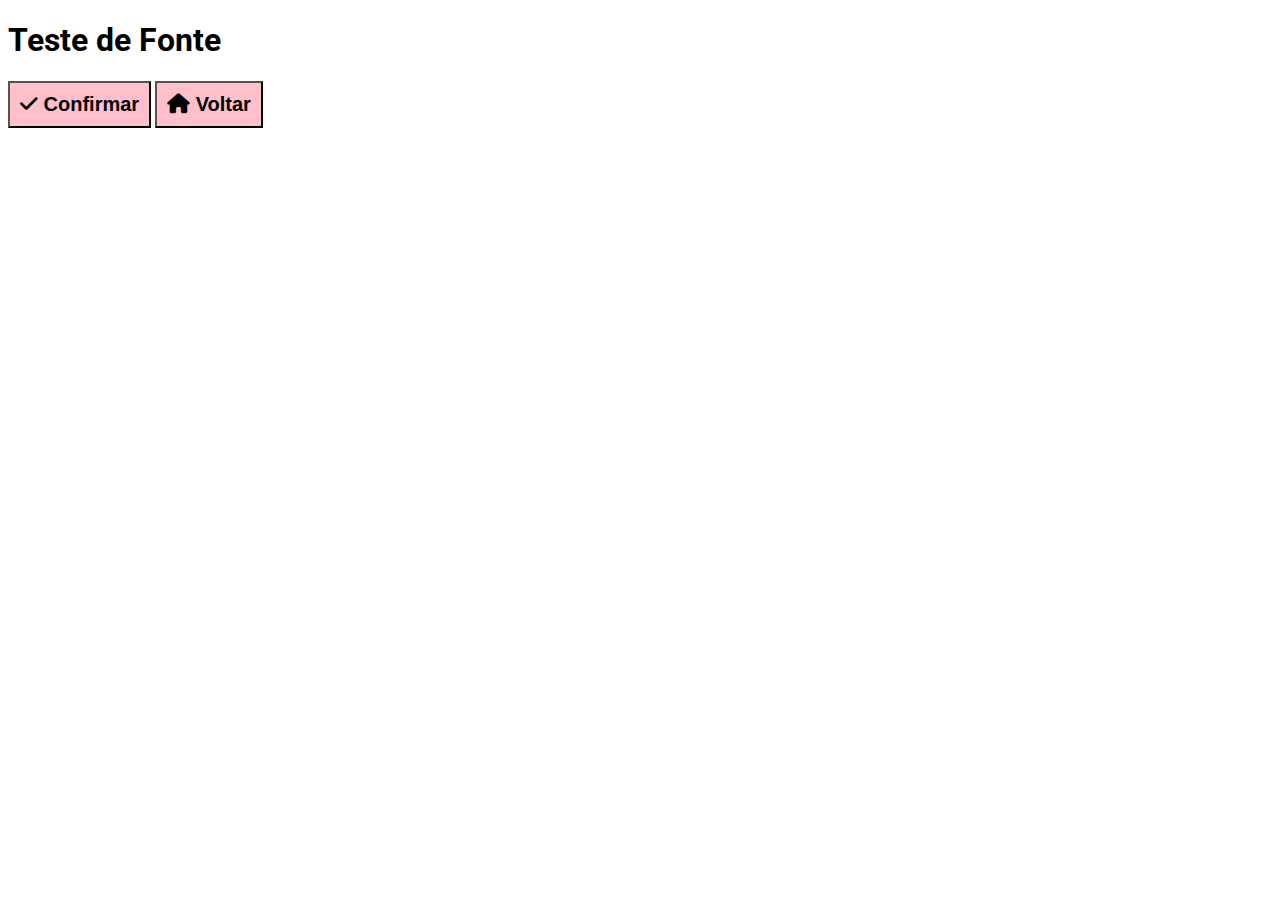
<file: index.html>
<!DOCTYPE html>
<html lang="en">
<head>
    <meta charset="UTF-8">
    <meta name="viewport" content="width=device-width, initial-scale=1.0">
    <title>Inserindo Fonte</title>
    <link rel="stylesheet" href="https://cdnjs.cloudflare.com/ajax/libs/font-awesome/6.0.0-beta3/css/all.min.css">
    <link rel="stylesheet" href="css/estilo.css">
</head>
<body>
    <h1>Teste de Fonte</h1>

    <button class="btn">
        <i class="fa-solid fa-check"></i>
        Confirmar
    </button>

    <button class="btn">
        <i class="fa-solid fa-house"></i>
        Voltar
    </button>
</body>
</html>
</file>
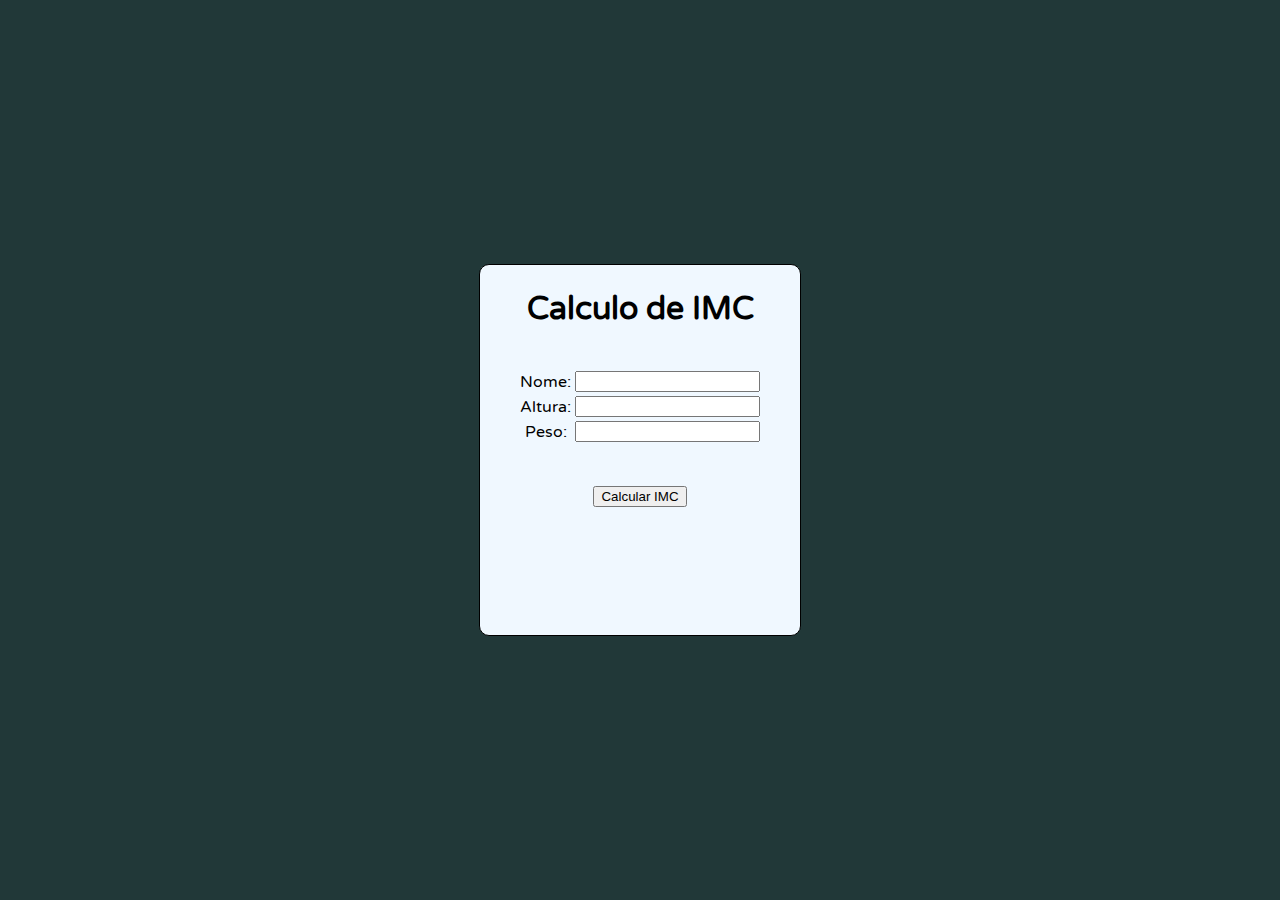
<file: imc.html>
<!DOCTYPE html>
<html lang="en">

<head>
    <meta charset="UTF-8">
    <meta name="viewport" content="width=device-width, initial-scale=1.0">
    <link rel="stylesheet" href="css/imc.css">
    <title>Atividade 1 Html</title>
</head>

<body>
    <main id="formulario" align="center">
        <form action="">
            <h1 id="titulo">Calculo de IMC</h1>
            <table align="center">
                <tr>
                    <td>
                        <label for="txt_nome">Nome: </label>
                    </td>
                    <td>
                        <input type="text" name="nome" id="txt_nome">
                    </td>
                </tr>
                <tr>
                    <td>
                        <label for="txt_altura">Altura: </label>
                    </td>
                    <td>
                        <input type="number" name="altura" id="txt_altura">
                    </td>
                </tr>
                <tr>
                    <td>
                        <label for="txt_peso">Peso: </label>
                    </td>
                    <td>
                        <input type="number" name="peso" id="txt_peso">
                    </td>
                </tr>
                <tr>
                    <td colspan="2" align="center">
                        <br><br>
                        <button id="calcular_imc" type="button">Calcular IMC</button>
                    </td>
                </tr>
            </table>
        </form>
        <br><br>
        <div id="resultado">

        </div>
        <br>
    </main>
    <script src="js/imc.js"></script>
</body>

</html>
</file>
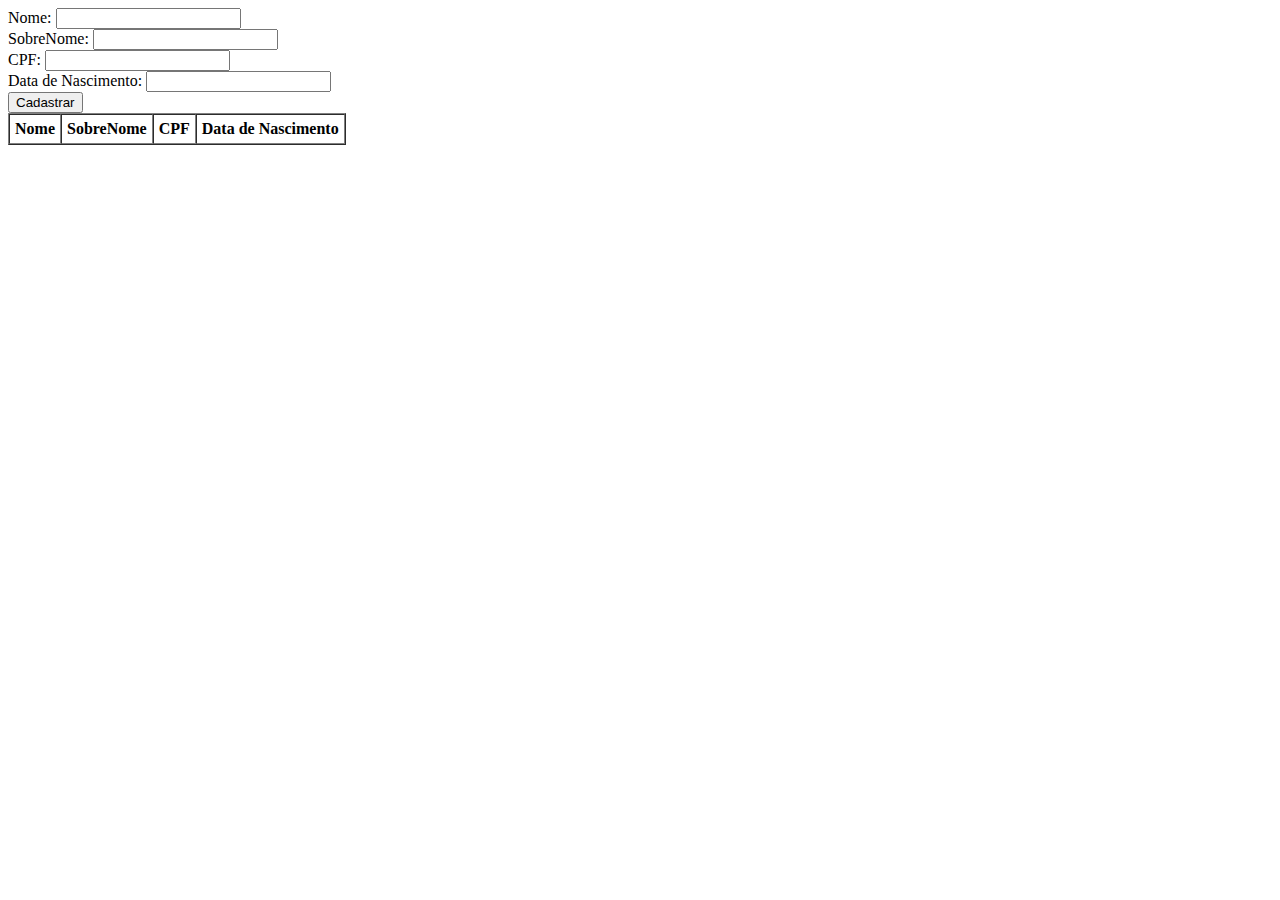
<file: json.html>
<!DOCTYPE html>
<html lang="en">

<head>
    <meta charset="UTF-8">
    <meta name="viewport" content="width=device-width, initial-scale=1.0">
    <title>Entendendo JSON e Storages</title>
</head>

<body>

    <form action="#" method="get">
        <label for="txtNome">Nome:</label>
        <input type="text" name="txtNome" id="txtNome"> <br>

        <label for="txtSobreNome">SobreNome:</label>
        <input type="text" name="txtSobreNome" id="txtSobreNome"> <br>

        <label for="txtCPF">CPF:</label>
        <input type="text" name="txtCPF" id="txtCPF"> <br>

        <label for="txtDataNascimento">Data de Nascimento:</label>
        <input type="text" name="txtDataNascimento" id="txtDataNascimento"> <br>

        <button id="btnCadastrar" type="button">Cadastrar</button>

    </form>

    <table border="1" cellspacing="0" cellpadding="5" id="tabPessoas">
        <tr>
            <th>Nome</th>
            <th>SobreNome</th>
            <th>CPF</th>
            <th>Data de Nascimento</th>
        </tr>
    </table>

    <script src="js/json.js"></script>
</body>

</html>
</file>
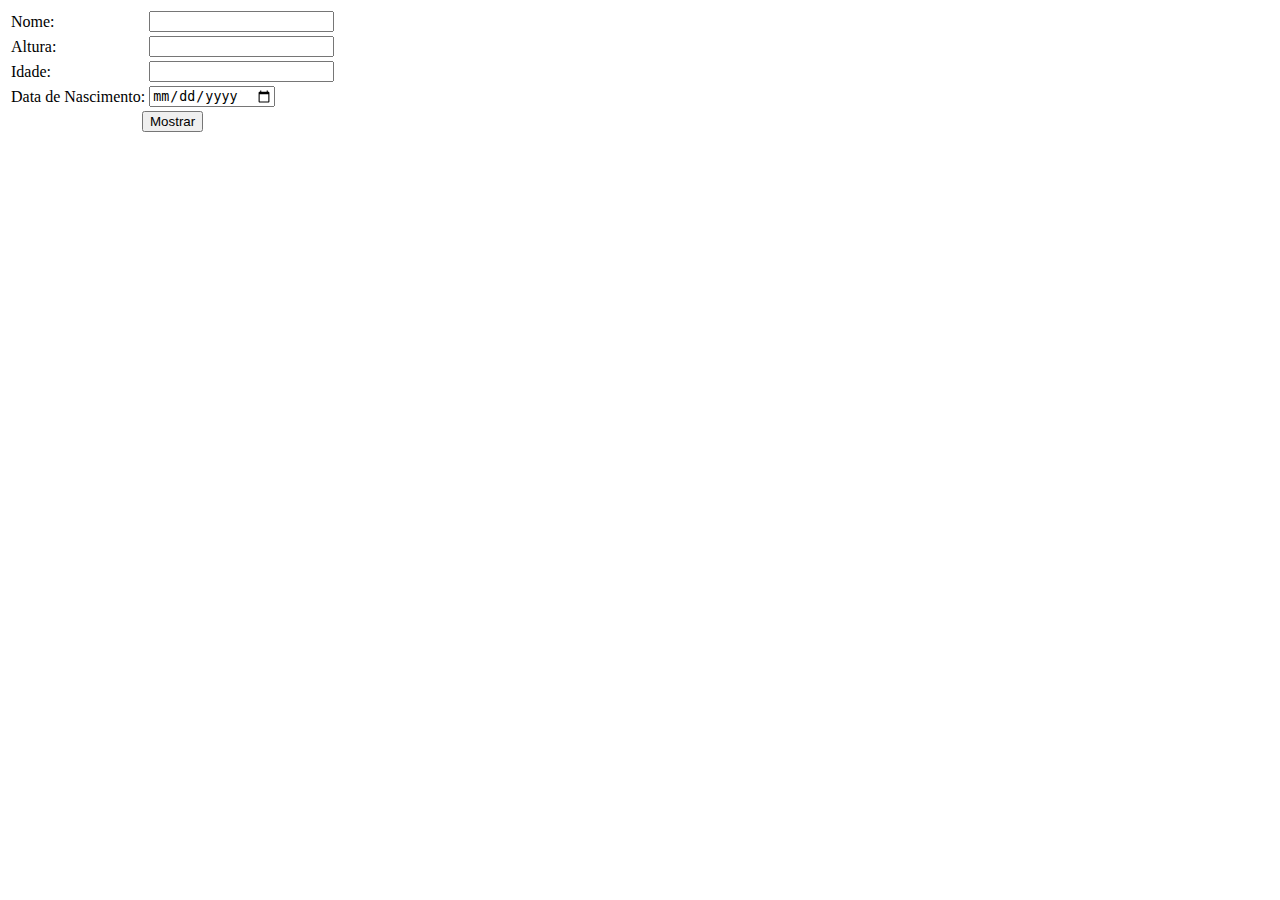
<file: objeto.html>
<!DOCTYPE html>
<html lang="en">

<head>
    <meta charset="UTF-8">
    <meta name="viewport" content="width=device-width, initial-scale=1.0">
    <title>Entendendo Objeto Javascript</title>
</head>

<body>

    <main>
        <form action="" method="get">
            <table>
                <tr>
                    <td>
                        <label for="txt_nome">Nome: </label>
                    </td>
                    <td>
                        <input type="text" name="nome" id="txt_nome">
                    </td>
                </tr>
                <tr>
                    <td>
                        <label for="txt_altura">Altura:</label>
                    </td>
                    <td>
                        <input type="text" name="altura" id="txt_altura">
                    </td>
                </tr>
                <tr>
                    <td>
                        <label for="txt_idade">Idade:</label>
                    </td>
                    <td>
                        <input type="number" name="idade" id="txt_idade">
                    </td>
                </tr>
                <tr>
                    <td>
                        <label for="txt_data_nascimento">Data de Nascimento:</label>
                    </td>
                    <td>
                        <input type="date" name="data_nascimento" id="txt_data_nascimento">
                    </td>
                </tr>
                <tr>
                    <td colspan="2" align="center">
                        <button id="btn_mostrar" type="button">Mostrar</button>
                    </td>
                </tr>
            </table>
        </form>
        <br>
        <div id="resultado">
            
        </div>
    </main>

    <script src="js/objeto.js"></script>
</body>

</html>
</file>
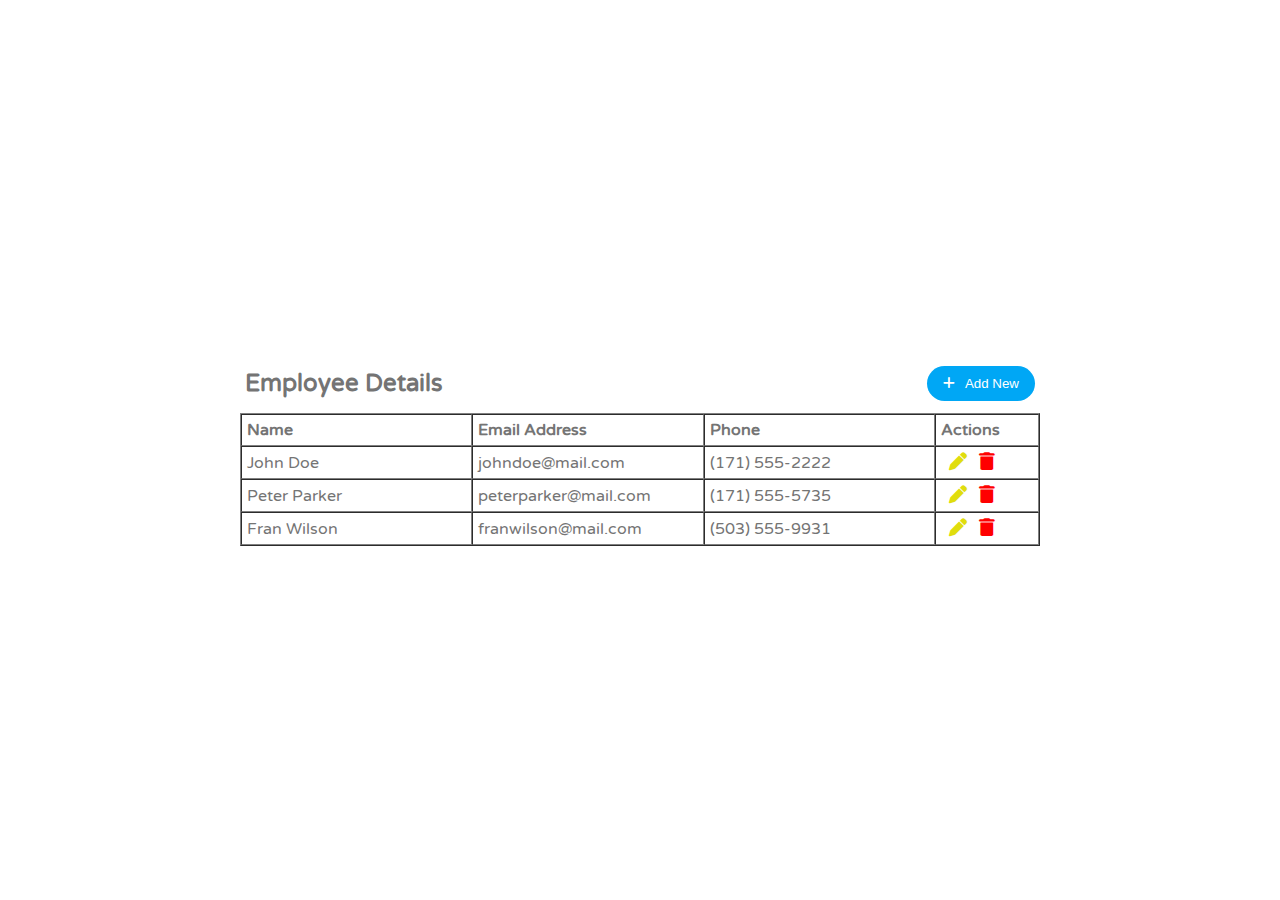
<file: pagina1.html>
<!DOCTYPE html>
<html lang="en">

<head>
    <meta charset="UTF-8">
    <meta name="viewport" content="width=device-width, initial-scale=1.0">
    <link rel="stylesheet" href="https://cdnjs.cloudflare.com/ajax/libs/font-awesome/6.0.0-beta3/css/all.min.css">
    <link rel="stylesheet" href="css/pagina1.css">
    <title>Página 1</title>
</head>

<body>
    <section>
        <table width="800px" cellspacing="0" cellpadding="5">
            <tr>
                <th align="left">
                    <h2>
                        Employee <strong>Details</strong>
                    </h2>
                </th>
                <th align="right">
                    <button class="btn_azul" ><i class="fa-solid fa-plus plus"></i>Add New</button>
                </th>
        </table>
        </tr>

        <table width="800px" border=1 cellspacing="0" cellpadding="5">
            <!-- 1 linha -->
            <tr>
                <th width=29% align="left">Name</th>
                <th width=29% align="left">Email Address</th>
                <th width=29% align="left">Phone</th>
                <th width=13% align="left">Actions</th>
            </tr>
            <!-- 2 linha -->
            <tr>
                <td>John Doe</td>
                <td>johndoe@mail.com</td>
                <td>(171) 555-2222</td>
                <td>
                    <i class="fa-solid fa-pen pen"></i>
                    <i class="fa-solid fa-trash trash"></i>
                </td>
            </tr>
            <!-- 3 linha -->
            <tr>
                <td>Peter Parker</td>
                <td>peterparker@mail.com</td>
                <td>(171) 555-5735</td>
                <td>
                    <i class="fa-solid fa-pen pen"></i>
                    <i class="fa-solid fa-trash trash"></i>
                </td>
            </tr>

            <tr>
                <td>Fran Wilson</td>
                <td>franwilson@mail.com</td>
                <td>(503) 555-9931</td>
                <td>
                    <i class="fa-solid fa-pen pen"></i>
                    <i class="fa-solid fa-trash trash"></i>
                </td>
            </tr>
        </table>
    </section>

</body>

</html>
</file>
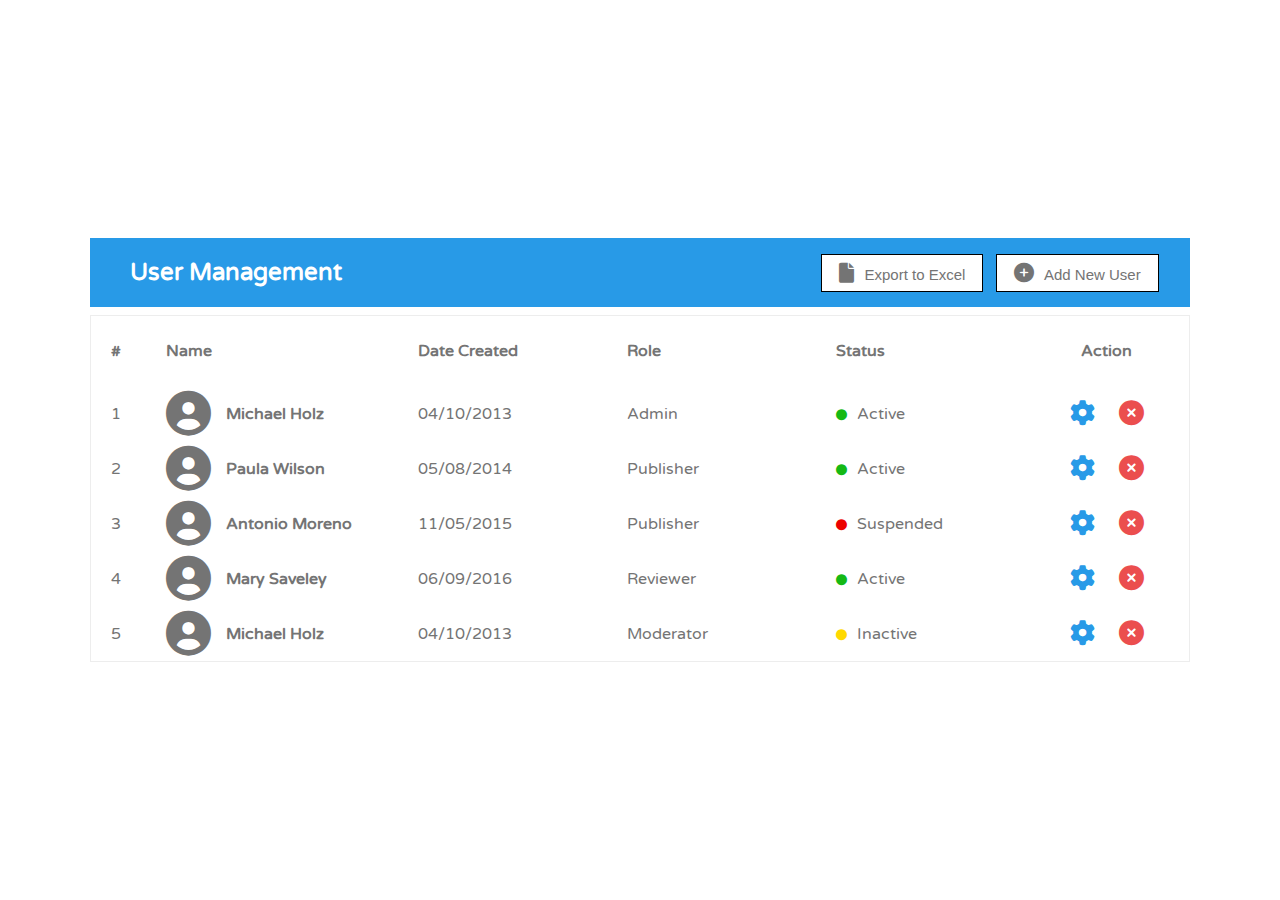
<file: pagina2.html>
<!DOCTYPE html>
<html lang="en">

<head>
    <meta charset="UTF-8">
    <meta name="viewport" content="width=device-width, initial-scale=1.0">
    <link rel="stylesheet" href="https://cdnjs.cloudflare.com/ajax/libs/font-awesome/6.0.0-beta3/css/all.min.css">
    <link rel="stylesheet" href="css/pagina2.css">
    <title>Página 2</title>
</head>

<body>
    <section>
        <table class="user_management" cellspacing="0" cellpadding="5px">
            <tr>
                <th align="left" width="67%">
                    <h2>
                        User Management
                    </h2>
                </th>
                <th>
                    <button class="btn_branco"><i class="fa-solid fa-file file"></i></i>Export to Excel</button>
                </th>
                <th>
                    <button class="btn_branco"><i class="fa-solid fa-circle-plus cplus"></i>Add New User</button>
                </th>
        </table>
        </tr>

        <table class="users" cellspacing="0" cellpadding="5">
            <!-- 1 linha -->
            <tr id="primeira_linha">
                <th width=5%% class="linha">#</th>
                <th width=23% class="linha">Name</th>
                <th width=19% class="linha">Date Created</th>
                <th width=19% class="linha">Role</th>
                <th width=19% class="linha">Status</th>
                <th width=15% id="action" class="linha">Action</th>
            </tr>
            <hr id="linha_amarela">
            <!-- 2 linha -->
            <tr>
                <td class="linha">1</td>
                <th class="linha">
                    <div class="nome">
                        <div id="foto">
                            <i class="fa-solid fa-circle-user circle"></i>
                        </div>
                        <div>
                            </i>Michael Holz
                        </div>
                    </div>
                </th>
                <td class="linha">04/10/2013</td>
                <td class="linha">Admin</td>
                <td class="linha"><i class="fa-solid fa-circle solid_green"></i>Active</td>
                <td class="linha_icones">
                    <i class="fa-solid fa-gear gear"></i></i>
                    <i class="fa-solid fa-circle-xmark xmark"></i></i>
                </td>
            </tr>
            
            <!-- 3 linha -->
            <tr>
                <td class="linha">2</td>
                <th class="linha">
                    <div class="nome">
                        <div id="foto">
                            <i class="fa-solid fa-circle-user circle"></i>
                        </div>
                        <div>
                            </i>Paula Wilson
                        </div>
                    </div>
                </th>
                <td class="linha">05/08/2014</td>
                <td class="linha">Publisher</td>
                <td class="linha"><i class="fa-solid fa-circle solid_green"></i>Active</td>
                <td class="linha_icones">
                    <i class="fa-solid fa-gear gear"></i></i>
                    <i class="fa-solid fa-circle-xmark xmark"></i></i>
                </td>
            </tr>
            <!-- 4 linha -->
            <tr>
                <td class="linha">3</td>
                <th class="linha">
                    <div class="nome">
                        <div id="foto">
                            <i class="fa-solid fa-circle-user circle"></i>
                        </div>
                        <div>
                            </i>Antonio Moreno
                        </div>
                    </div>
                </th>
                <td class="linha">11/05/2015</td>
                <td class="linha">Publisher</td>
                <td class="linha"><i class="fa-solid fa-circle solid_red"></i>Suspended</td>
                <td class="linha_icones">
                    <i class="fa-solid fa-gear gear"></i></i>
                    <i class="fa-solid fa-circle-xmark xmark"></i></i>
                </td>
            </tr>
            <!-- 5 linha -->
            <tr>
                <td class="linha">4</td>
                <th class="linha">
                    <div class="nome">
                        <div id="foto">
                            <i class="fa-solid fa-circle-user circle"></i>
                        </div>
                        <div>
                            </i>Mary Saveley
                        </div>
                    </div>
                </th>
                <td class="linha">06/09/2016</td>
                <td class="linha">Reviewer</td>
                <td class="linha"><i class="fa-solid fa-circle solid_green"></i>Active</td>
                <td class="linha_icones">
                    <i class="fa-solid fa-gear gear"></i></i>
                    <i class="fa-solid fa-circle-xmark xmark"></i></i>
                </td>
            </tr>
            <!-- 6 linha -->
            <tr>
                <td class="linha">5</td>
                <th class="linha">
                    <div class="nome">
                        <div id="foto">
                            <i class="fa-solid fa-circle-user circle"></i>
                        </div>
                        <div>
                            </i>Michael Holz
                        </div>
                    </div>
                </th>
                <td class="linha">04/10/2013</td>
                <td class="linha">Moderator</td>
                <td class="linha"><i class="fa-solid fa-circle solid_yellow"></i>Inactive</td>
                <td class="linha_icones">
                    <i class="fa-solid fa-gear gear"></i></i>
                    <i class="fa-solid fa-circle-xmark xmark"></i></i>
                </td>
            </tr>
        </table>
    </section>

</body>

</html>
</file>
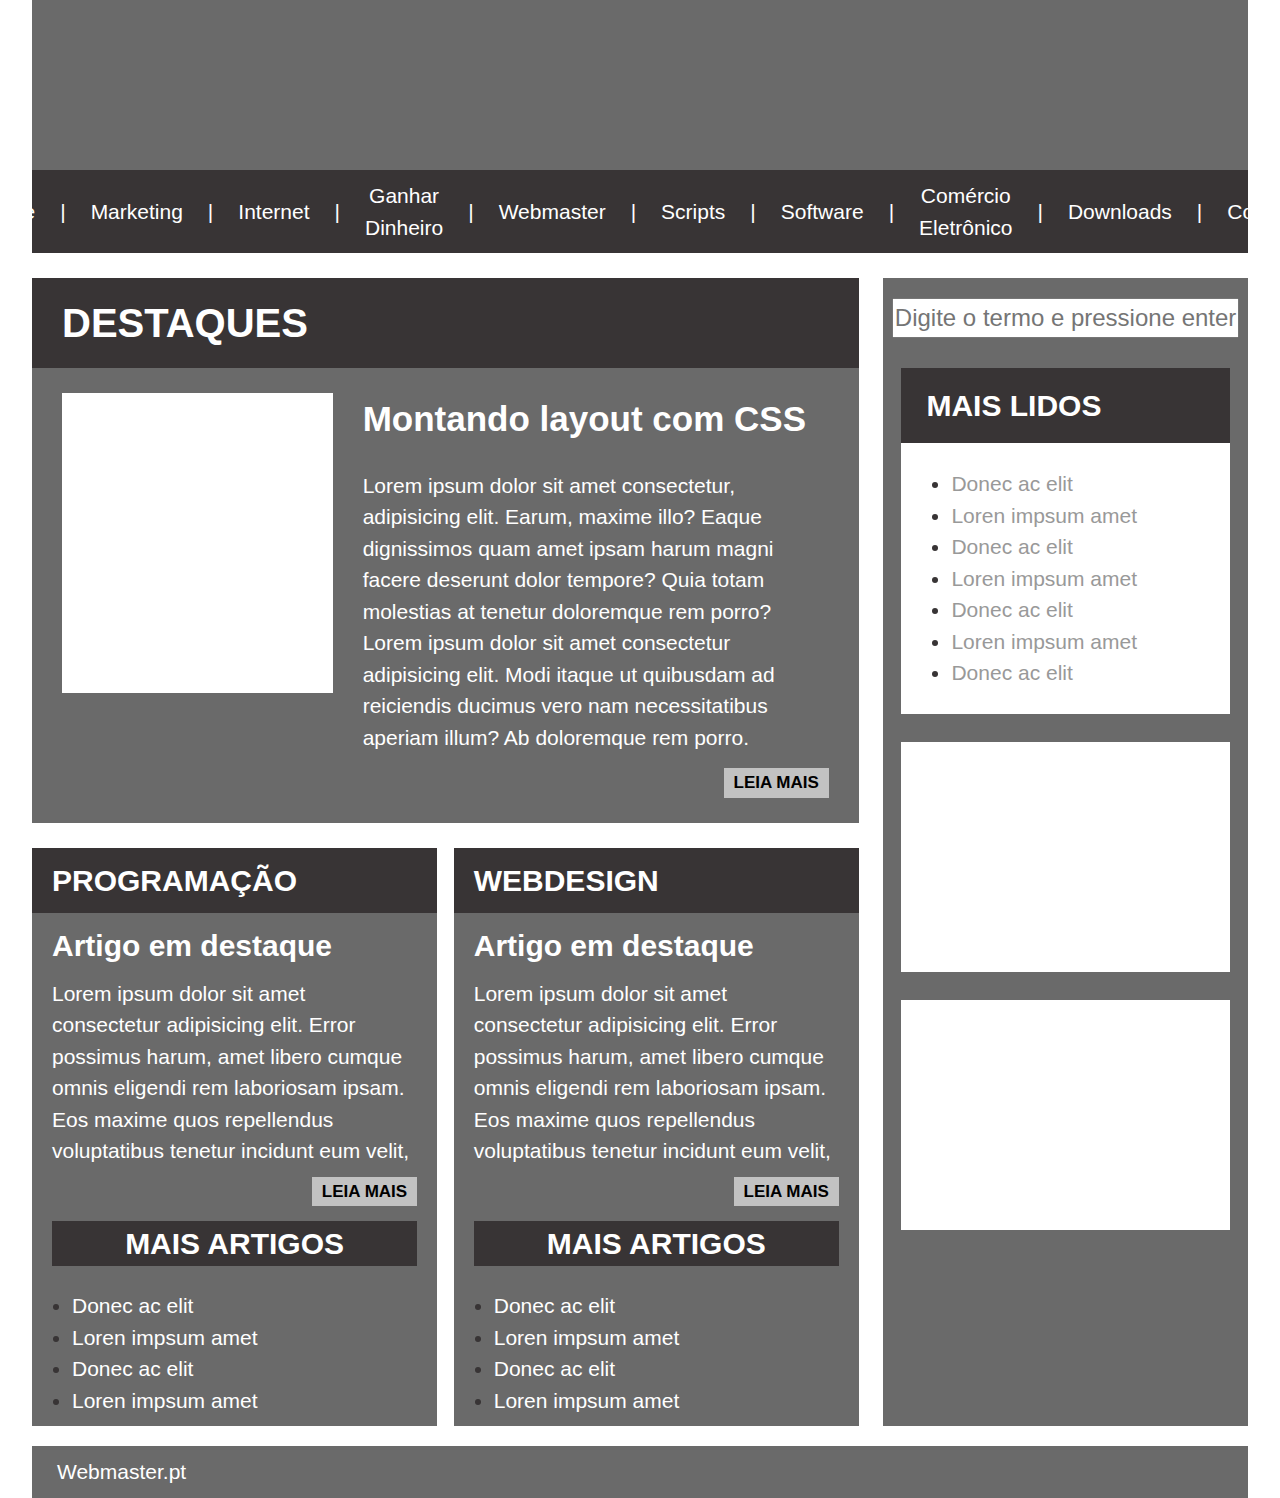
<file: pagina3.html>
<!DOCTYPE html>
<html lang="en">

<head>
    <meta charset="UTF-8">
    <meta name="viewport" content="width=device-width, initial-scale=1.0">
    <title>Document</title>
    <link rel="stylesheet" href="css/pagina3.css">
</head>

<body>
    <header class="rodape">
        <nav>
            <ul class="menu">
                <li><a class="headerlink" href="">Home</a></li>
                <p>|</p>
                <li><a class="headerlink" href="">Marketing</a></li>
                <p>|</p>
                <li><a class="headerlink" href="">Internet</a></li>
                <p>|</p>
                <li><a class="headerlink" href="">Ganhar Dinheiro</a></li>
                <p>|</p>
                <li><a class="headerlink" href="">Webmaster</a></li>
                <p>|</p>
                <li><a class="headerlink" href="">Scripts</a></li>
                <p>|</p>
                <li><a class="headerlink" href="">Software</a></li>
                <p>|</p>
                <li><a class="headerlink" href="">Comércio Eletrônico</a></li>
                <p>|</p>
                <li><a class="headerlink" href="">Downloads</a></li>
                <p>|</p>
                <li><a class="headerlink" href="">Contato</a></li>
            </ul>
        </nav>
    </header>

    <main class="principal">
        <section class="secao">
            <div class="titulo_destaque">
                <h1 id="destaques">DESTAQUES</h1>
            </div>
            <div class="section_destaque">
                <div class="img">
                </div>
                <div class="layout_destaque">
                    <h1 id="destaques2">Montando layout com CSS</h1>
                    <br>
                    <p>Lorem ipsum dolor sit amet consectetur, adipisicing elit.
                        Earum, maxime illo? Eaque dignissimos
                        quam amet ipsam harum magni facere deserunt dolor tempore?
                        Quia totam molestias at tenetur
                        doloremque rem porro? Lorem ipsum dolor sit amet
                        consectetur adipisicing elit. Modi itaque ut
                        quibusdam ad reiciendis ducimus vero nam necessitatibus
                        aperiam illum? Ab doloremque rem porro.</p>
                    <div align="right">
                        <button class="leia_mais1">LEIA MAIS</button>
                    </div>
                </div>
            </div>
            <div class="secao2">
                <div class="programacao">
                    <div class="titulo_programacao">
                        <h1>PROGRAMAÇÃO</h1>
                    </div>
                    <div class="section_artigo">
                        <h1 class="art_destaque">Artigo em destaque</h1>
                        <p>Lorem ipsum dolor sit amet consectetur adipisicing
                            elit. Error possimus harum, amet libero
                            cumque omnis eligendi rem laboriosam ipsam. Eos maxime quos repellendus voluptatibus tenetur
                            incidunt eum velit,</p>
                        <div align="right">
                            <button class="leia_mais">LEIA MAIS</button>
                        </div>
                        <div class="mais_artigos">
                            <h1 id="mais_artigos">MAIS ARTIGOS</h1>
                            <br>
                            <ul>
                                <li><a class="headerlink2" href="">Donec ac elit</a></li>
                                <li><a class="headerlink2" href="">Loren impsum amet</a></li>
                                <li><a class="headerlink2" href="">Donec ac elit</a></li>
                                <li><a class="headerlink2" href="">Loren impsum amet</a></li>
                            </ul>
                        </div>
                    </div>
                </div>
                <div class="webdesign">
                    <div class="titulo_webdesign">
                        <h1>WEBDESIGN</h1>
                    </div>
                    <div class="section_artigo">
                        <h1 class="art_destaque">Artigo em destaque</h1>
                        <p>Lorem ipsum dolor sit amet consectetur adipisicing
                            elit. Error possimus harum, amet libero
                            cumque omnis eligendi rem laboriosam ipsam. Eos maxime quos repellendus voluptatibus tenetur
                            incidunt eum velit,</p>
                        <div align="right">
                            <button class="leia_mais">LEIA MAIS</button>
                        </div>
                        <div class="mais_artigos">
                            <h1 id="mais_artigos">MAIS ARTIGOS</h1>
                            <br>
                            <ul>
                                <li><a class="headerlink2" href="">Donec ac elit</a></li>
                                <li><a class="headerlink2" href="">Loren impsum amet</a></li>
                                <li><a class="headerlink2" href="">Donec ac elit</a></li>
                                <li><a class="headerlink2" href="">Loren impsum amet</a></li>
                            </ul>
                        </div>
                    </div>
                </div>
        </section>
        <aside class="ladopag">
            <input type="text" name="digite_o_termo" placeholder="Digite o termo e pressione enter" id="digite_o_termo">
            <div class="mais_lidos">
                <div class=titulo_mais_lidos>
                    <h1>MAIS LIDOS</h1>
                </div>
                <div class="lista_mais_lidos">
                    <ul>
                        <li><a class="headerlink2" href="">Donec ac elit</a></li>
                        <li><a class="headerlink2" href="">Loren impsum amet</a></li>
                        <li><a class="headerlink2" href="">Donec ac elit</a></li>
                        <li><a class="headerlink2" href="">Loren impsum amet</a></li>
                        <li><a class="headerlink2" href="">Donec ac elit</a></li>
                        <li><a class="headerlink2" href="">Loren impsum amet</a></li>
                        <li><a class="headerlink2" href="">Donec ac elit</a></li>
                    </ul>
                </div>
                <div class="imagens_aside">
                    <div class="img2"></div>
                    <div class="img2"></div>
                </div>
                <div class="imagens_aside">
                    <div class="img2"></div>
                    <div class="img2"></div>
                </div>
            </div>
        </aside>
    </main>
    <footer class="cabecalho">
        <p><a id="webmaster" href="">Webmaster.pt</a></p>
    </footer>
</body>

</html>
</file>
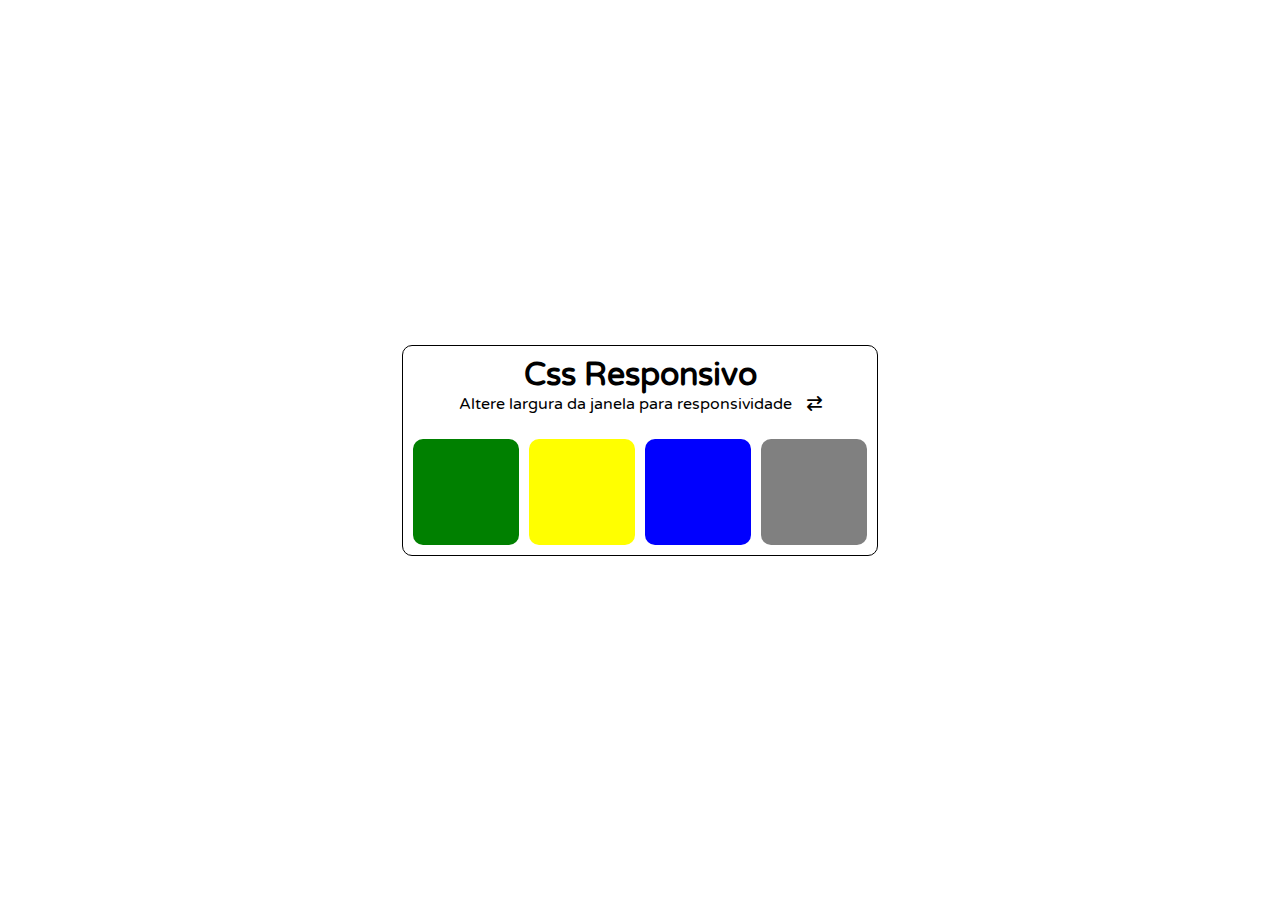
<file: responsivo.html>
<!DOCTYPE html>
<html lang="en">

<head>
    <meta charset="UTF-8">
    <meta name="viewport" content="width=device-width, initial-scale=1.0">
    <title>Document</title>
    <link rel="stylesheet" href="css/responsivo.css">
    <link rel="stylesheet" href="https://cdnjs.cloudflare.com/ajax/libs/font-awesome/6.0.0-beta3/css/all.min.css">
</head>

<body>
    <main id="corpo">
        <h1>Css Responsivo</h1>
        <p id="txt_cssresponsivo">Altere largura da janela para responsividade<i class="fa-solid fa-arrow-right-arrow-left arrows"></i></p>
        <div id="quadrados_em_linha">
            <div id="quadrado1"></div>
            <div id="quadrado2"></div>
            <div id="quadrado3"></div>
            <div id="quadrado4"></div>
        </div>
    </main>
</body>

</html>
</file>
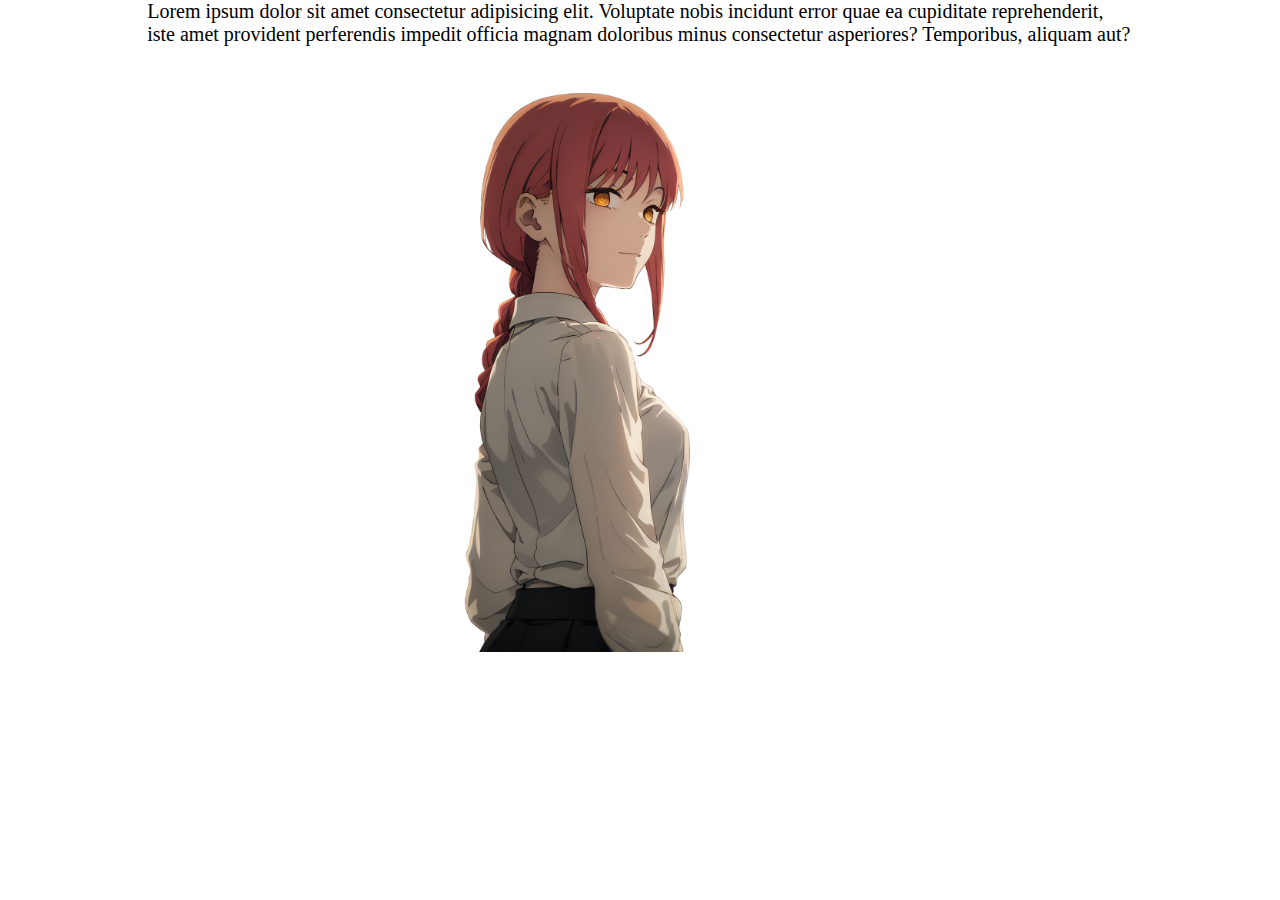
<file: ex1/ex1.html>
<!DOCTYPE html>
<html lang="en">

<head>
    <meta charset="UTF-8">
    <meta name="viewport" content="width=device-width, initial-scale=1.0">
    <title>ex_1</title>
    <link rel="stylesheet" href="ex1.css">
</head>

<body>
    <header id="cabecalho">
        <p>Lorem ipsum dolor sit amet consectetur adipisicing elit.
            Voluptate nobis incidunt error quae ea cupiditate
            reprehenderit, iste amet provident perferendis impedit officia
            magnam doloribus minus consectetur
            asperiores? Temporibus, aliquam aut?</p>
        <img id="img" src="../Imagem/makima.png" alt="Personagem Makima de ChainsawMan">
    </header>
</body>

</html>
</file>
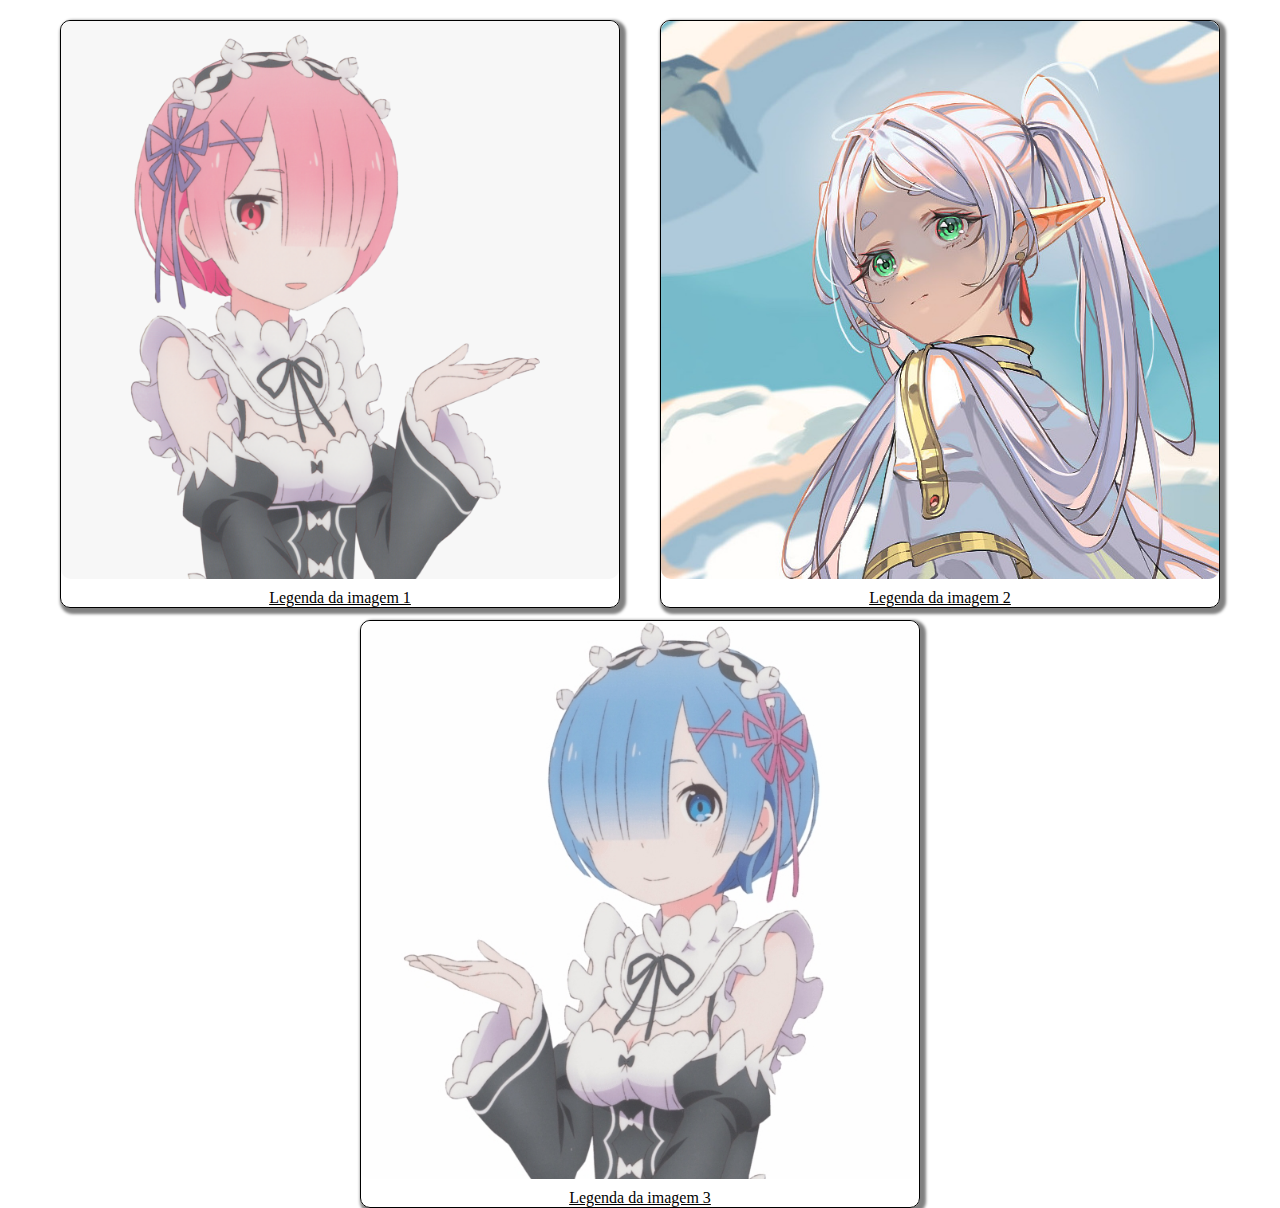
<file: ex2/ex2.html>
<!DOCTYPE html>
<html lang="en">

<head>
    <meta charset="UTF-8">
    <meta name="viewport" content="width=device-width, initial-scale=1.0">
    <title>Document</title>
    <link rel="stylesheet" href="ex2.css">
</head>

<body>
    <section>
        <div id="card1">
            <figure>
                <img class="tamanho" src="../Imagem/ram.jpg" alt="">
                <figcaption>Legenda da imagem 1</figcaption>
            </figure>
        </div>

        <div id="card2">
            <figure>
                <img class="tamanho" src="../Imagem/frieren.jpg" alt="">
                <figcaption>Legenda da imagem 2</figcaption>
            </figure>
        </div>

        <div id="card3">
            <figure>
                <img class="tamanho" src="../Imagem/rem.jpg" alt="">
                <figcaption>Legenda da imagem 3</figcaption>
            </figure>
        </div>
        
    </section>
</body>

</html>
</file>
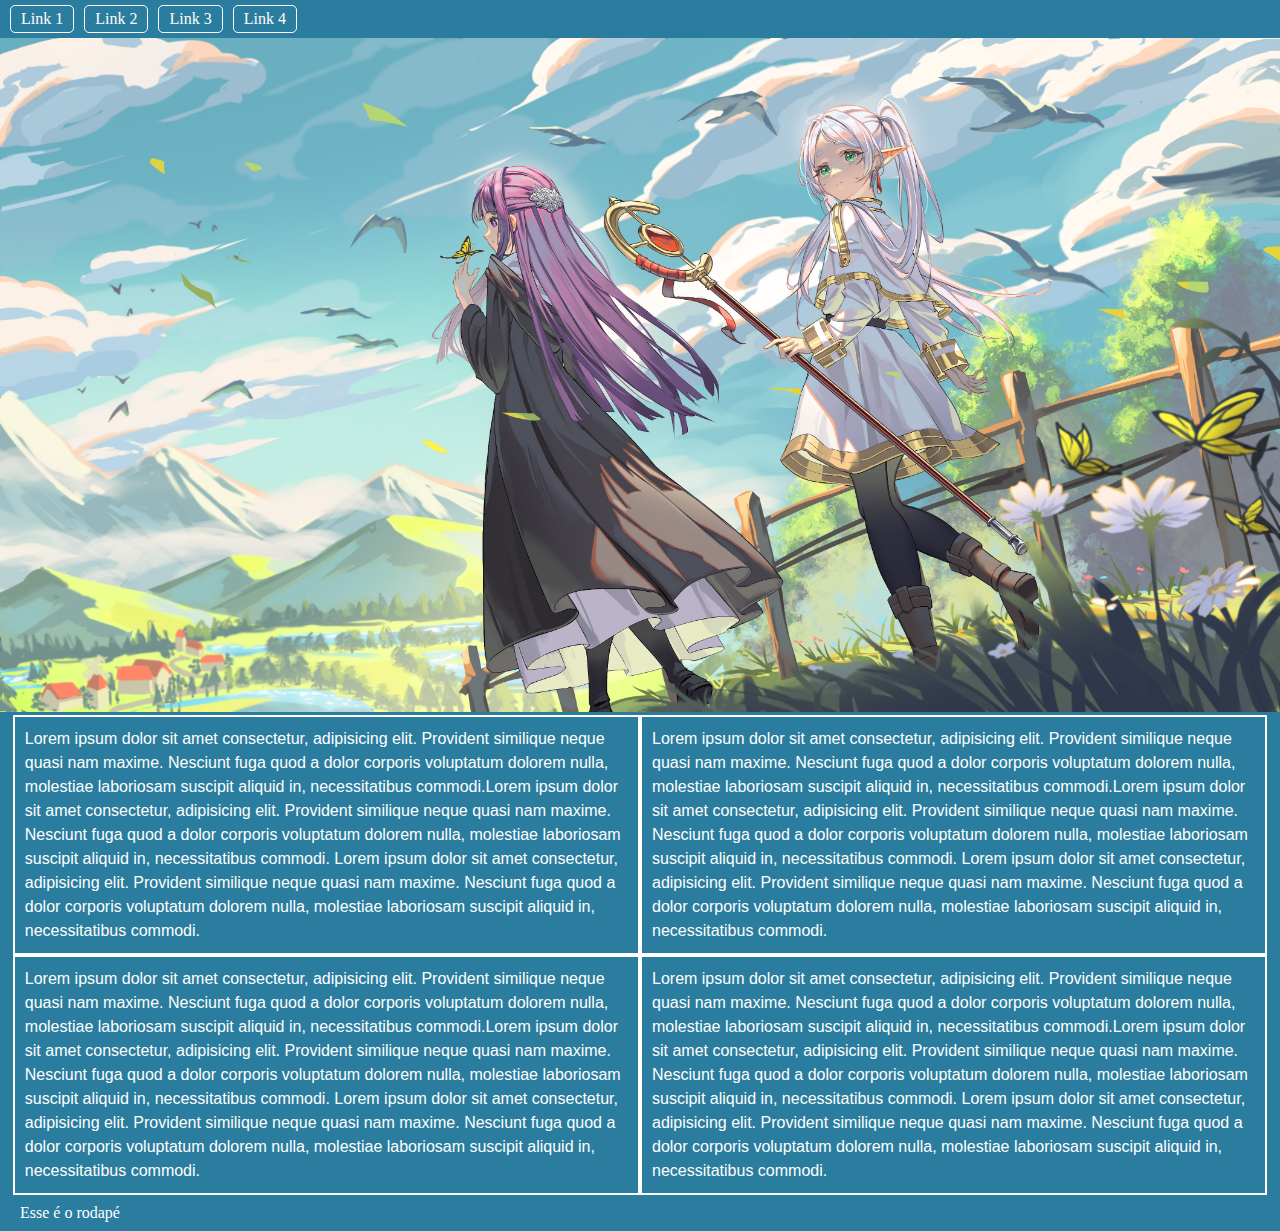
<file: ex3/ex3.html>
<!DOCTYPE html>
<html lang="en">

<head>
    <meta charset="UTF-8">
    <meta name="viewport" content="width=device-width, initial-scale=1.0">
    <title>Document</title>
    <link rel="stylesheet" href="ex3.css">
</head>

<body>
    <header class="cabecalho">
        <nav>
            <ul class="menu">
                <li><a class="headerlink" href="">Link 1</a></li>
                <li><a class="headerlink" href="">Link 2</a></li>
                <li><a class="headerlink" href="">Link 3</a></li>
                <li><a class="headerlink" href="">Link 4</a></li>
            </ul>
        </nav>
        <img id="img" src="../Imagem/sousounofrieren.jpg" alt="">
    </header>
    <main id="corpo">
        <article class="artigo">
            <p> Lorem ipsum dolor sit amet consectetur, adipisicing elit.
                Provident similique neque quasi nam maxime.
                Nesciunt fuga quod a dolor corporis voluptatum dolorem nulla,
                molestiae laboriosam suscipit aliquid in,
                necessitatibus commodi.Lorem ipsum dolor sit amet consectetur, adipisicing elit.
                Provident similique neque quasi nam maxime.
                Nesciunt fuga quod a dolor corporis voluptatum dolorem nulla,
                molestiae laboriosam suscipit aliquid in,
                necessitatibus commodi.
                Lorem ipsum dolor sit amet consectetur, adipisicing elit.
                Provident similique neque quasi nam maxime.
                Nesciunt fuga quod a dolor corporis voluptatum dolorem nulla,
                molestiae laboriosam suscipit aliquid in,
                necessitatibus commodi.</p>
        </article>
        <article class="artigo">
            <p> Lorem ipsum dolor sit amet consectetur, adipisicing elit.
                Provident similique neque quasi nam maxime.
                Nesciunt fuga quod a dolor corporis voluptatum dolorem nulla,
                molestiae laboriosam suscipit aliquid in,
                necessitatibus commodi.Lorem ipsum dolor sit amet consectetur, adipisicing elit.
                Provident similique neque quasi nam maxime.
                Nesciunt fuga quod a dolor corporis voluptatum dolorem nulla,
                molestiae laboriosam suscipit aliquid in,
                necessitatibus commodi.
                Lorem ipsum dolor sit amet consectetur, adipisicing elit.
                Provident similique neque quasi nam maxime.
                Nesciunt fuga quod a dolor corporis voluptatum dolorem nulla,
                molestiae laboriosam suscipit aliquid in,
                necessitatibus commodi.</p>
        </article>
        <article class="artigo">
            <p> Lorem ipsum dolor sit amet consectetur, adipisicing elit.
                Provident similique neque quasi nam maxime.
                Nesciunt fuga quod a dolor corporis voluptatum dolorem nulla,
                molestiae laboriosam suscipit aliquid in,
                necessitatibus commodi.Lorem ipsum dolor sit amet consectetur, adipisicing elit.
                Provident similique neque quasi nam maxime.
                Nesciunt fuga quod a dolor corporis voluptatum dolorem nulla,
                molestiae laboriosam suscipit aliquid in,
                necessitatibus commodi.
                Lorem ipsum dolor sit amet consectetur, adipisicing elit.
                Provident similique neque quasi nam maxime.
                Nesciunt fuga quod a dolor corporis voluptatum dolorem nulla,
                molestiae laboriosam suscipit aliquid in,
                necessitatibus commodi.</p>
        </article>
        <article class="artigo">
            <p> Lorem ipsum dolor sit amet consectetur, adipisicing elit.
                Provident similique neque quasi nam maxime.
                Nesciunt fuga quod a dolor corporis voluptatum dolorem nulla,
                molestiae laboriosam suscipit aliquid in,
                necessitatibus commodi.Lorem ipsum dolor sit amet consectetur, adipisicing elit.
                Provident similique neque quasi nam maxime.
                Nesciunt fuga quod a dolor corporis voluptatum dolorem nulla,
                molestiae laboriosam suscipit aliquid in,
                necessitatibus commodi.
                Lorem ipsum dolor sit amet consectetur, adipisicing elit.
                Provident similique neque quasi nam maxime.
                Nesciunt fuga quod a dolor corporis voluptatum dolorem nulla,
                molestiae laboriosam suscipit aliquid in,
                necessitatibus commodi.</p>
        </article>
    </main>
    <footer class="rodape">
        <p>Esse é o rodapé</p>
    </footer>
</file>
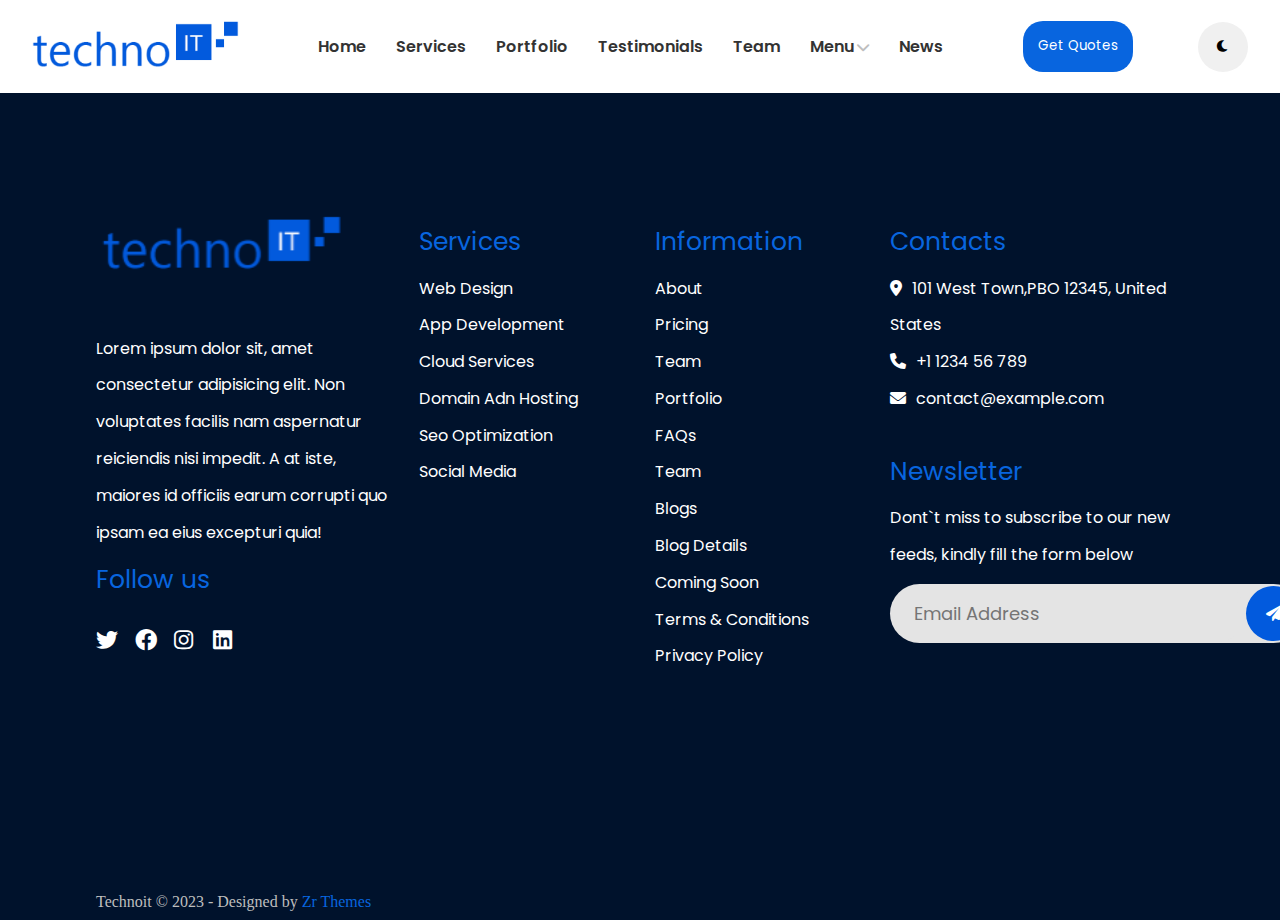
<file: ex4/ex4.html>
<!DOCTYPE html>
<html lang="en">

<head>
    <meta charset="UTF-8">
    <meta name="viewport" content="width=device-width, initial-scale=1.0">
    <title>Techno IT</title>
    <link rel="stylesheet" href="https://cdnjs.cloudflare.com/ajax/libs/font-awesome/6.0.0-beta3/css/all.min.css">
    <link rel="stylesheet" href="ex4.css">
</head>

<body id="corpo">
    <header id="cabecalho">
        <div>
            <img id="img" src="../Imagem/tecnoit.png" alt="">
        </div>
        <nav id="lista">
            <ul>
                <li><a href="#">Home</a></li>
                <li><a href="#">Services</a></li>
                <li><a href="#">Portfolio</a></li>
                <li><a href="#">Testimonials</a></li>
                <li><a href="#">Team</a></li>
                <li><a href="#">Menu<i class="fa-solid fa-chevron-down chevron"></i></a></li>
                <li><a href="#">News</a></li>
            </ul>
        </nav>
        <button id="quote_btn">Get Quotes</button>
        <button id="darkmode_btn"><i class="fa-solid fa-moon"></i></button>
    </header>
    <main id="principal">
        <article id="technoit">
            <img id="img_dark" src="../Imagem/tecnoit_dark.png" alt="">
            <p>Lorem ipsum dolor sit, amet consectetur adipisicing elit.
                Non voluptates facilis nam aspernatur
                reiciendis nisi impedit. A at iste, maiores id officiis earum corrupti
                quo ipsam ea eius excepturi quia!
            </p>
            <h3 id="follow_us_title">Follow us</h3>
            <i class="fa-brands fa-twitter twitter"></i>
            <i class="fa-brands fa-facebook facebook"></i>
            <i class="fa-brands fa-instagram instagram"></i>
            <i class="fa-brands fa-linkedin linkedin"></i>
        </article>
        <article id="services">
            <h3 id="services_title">Services</h3>
            <nav id="lista2">
                <ul>
                    <li><a href="">Web Design</a></li>
                    <li><a href="">App Development</a></li>
                    <li><a href="">Cloud Services</a></li>
                    <li><a href="">Domain Adn Hosting</a></li>
                    <li><a href="">Seo Optimization</a></li>
                    <li><a href="">Social Media</a></li>
                </ul>
            </nav>
        </article>
        <article id="information">
            <h3 id="information_title">Information</h3>
            <nav id="lista3">
                <ul>
                    <li><a href="">About</a></li>
                    <li><a href="">Pricing</a></li>
                    <li><a href="">Team</a></li>
                    <li><a href="">Portfolio</a></li>
                    <li><a href="">FAQs</a></li>
                    <li><a href="">Team</a></li>
                    <li><a href="">Blogs</a></li>
                    <li><a href="">Blog Details</a></li>
                    <li><a href="">Coming Soon</a></li>
                    <li><a href="">Terms & Conditions</a></li>
                    <li><a href="">Privacy Policy</a></li>
                </ul>
            </nav>
        </article>
        <article id="contacts">
            <h3 id="contacts_title">Contacts</h3>
            <p><i class="fa-solid fa-location-dot dot"></i>101 West Town,PBO 12345, United States</p>
            <p><i class="fa-solid fa-phone phone"></i>+1 1234 56 789</p>
            <p><i class="fa-solid fa-envelope envelope"></i>contact@example.com</p>
            <h3 id="newsletter_title">Newsletter</h3>
            <p>Dont`t miss to subscribe to our new feeds, kindly fill the form below</p>
            <div id="btn_plane">
                <input type="text" name="" id="email_address_input" placeholder="Email Address">
                <i class="fa-solid fa-paper-plane plane"></i>
            </div>
        </article>
    </main>
    <footer id="rodape">
        <p>Technoit &copy; 2023 - Designed by <span id="zrthemes">Zr Themes</span></p>
    </footer>
</body>

</html>
</file>
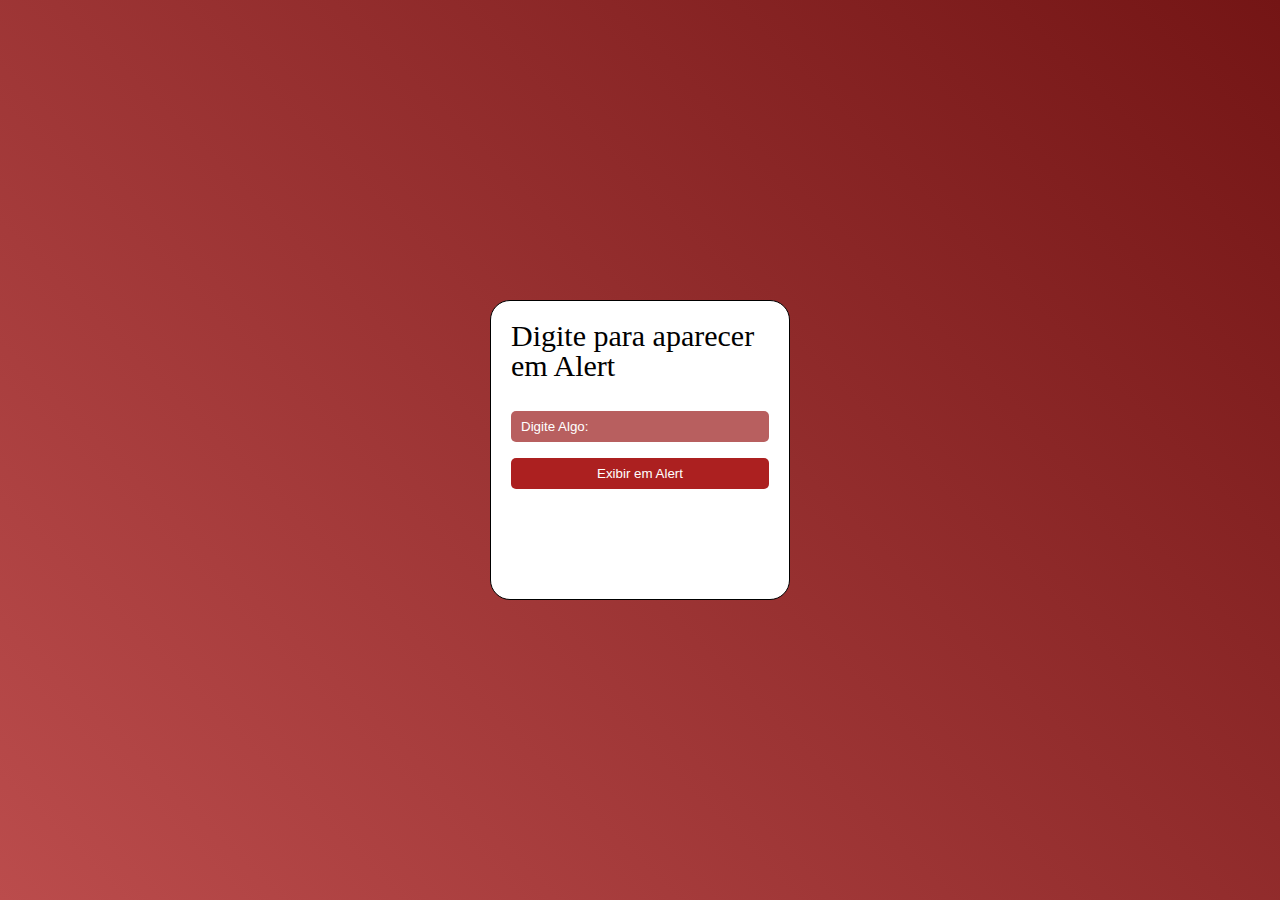
<file: fixacao_ex1/fixacao_ex1.html>
<!DOCTYPE html>
<html lang="en">
<head>
    <meta charset="UTF-8">
    <meta name="viewport" content="width=device-width, initial-scale=1.0">
    <title>Botão Exibir</title>
    <link rel="stylesheet" href="fixacao_ex1.css">
</head>
<body>
    <form action="a" method="get">
        <h1>Digite para aparecer em Alert</h1>
        <input type="text" name="txtExibir" id="txtExibir" placeholder="Digite Algo:"> <br>
        <button id="btnExibir" type="button" >Exibir em Alert</button>
    </form>
    <script src="fixacao_ex1.js"></script>
</body>
</html>
</file>
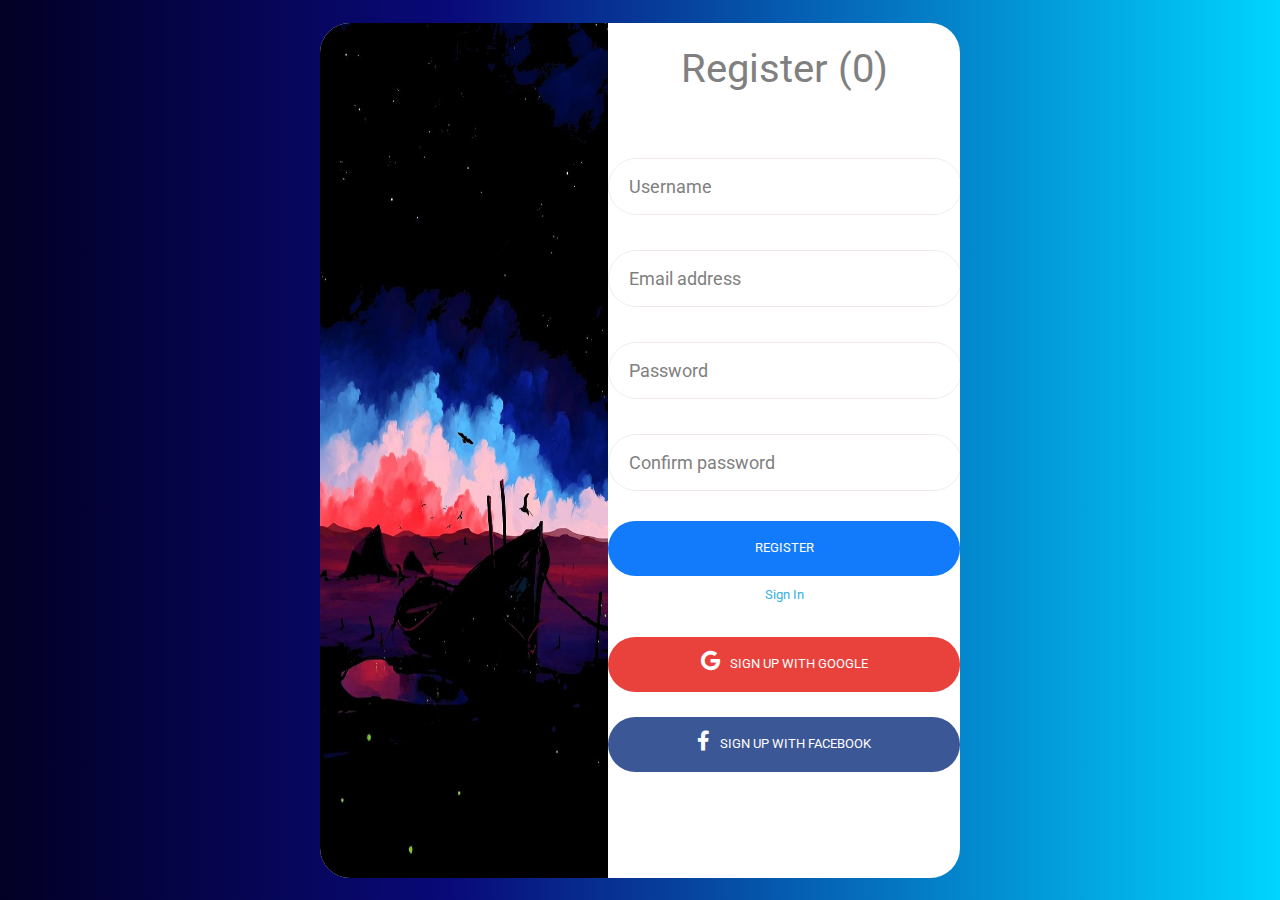
<file: fixacao_ex3/fixacao_ex3.html>
<!DOCTYPE html>
<html lang="en">

<head>
    <meta charset="UTF-8">
    <meta name="viewport" content="width=device-width, initial-scale=1.0">
    <title>Tela de Cadastro</title>
    <link rel="stylesheet" href="https://cdnjs.cloudflare.com/ajax/libs/font-awesome/6.0.0-beta3/css/all.min.css">
    <link rel="stylesheet" href="fixacao_ex3.css">
</head>

<body id="corpo">
    <main id="principal">
        <section id="secao_img">
            <img id="img" src="../Imagem/fixacao_ex3.jpg" alt="">
        </section>
        <article id="registro">
            <div id="title">
                <div class="register_div">
                    <h3 class="register_title">Register</h3><span id="contagemStorage"></span>
                </div>
                <p id="mensagem"></p>
            </div>
            <form action="#" method="get">
                <p id="error_username"></p>
                <div class="input">
                    <input type="text" placeholder="Username" id="username">
                    <i class="fa-solid fa-circle-exclamation exclamation"></i>
                </div>
                <p id="error_email"></p>
                <div class="input">
                    <input type="email" placeholder="Email address" id="email">
                    <i class="fa-solid fa-circle-exclamation exclamation"></i>
                </div>
                <p id="error_password"></p>
                <div class="input">
                    <input type="password" placeholder="Password" id="password">
                    <i class="fa-solid fa-circle-exclamation exclamation"></i>
                </div>
                <p id="error_conf_password"></p>
                <div class="input">
                    <input type="password" placeholder="Confirm password" id="conf_password">
                    <i class="fa-solid fa-circle-exclamation exclamation"></i>
                </div>
                <div class="buttons">
                    <button id="btnRegister">REGISTER</button>
                    <button id="btnUnlock"><i class="fa-solid fa-lock lock"></i>UNLOCKER</button>
                    <p><a id="sign_in" href="">Sign In</a></p>
                    <button id="btnGoogle"><i class="fa-brands fa-google google"></i>SIGN UP WITH GOOGLE</button>
                    <button id="btnFacebook"><i class="fa-brands fa-facebook-f facebook"></i>SIGN UP WITH FACEBOOK</button>
                </div>

            </form>
        </article>
    </main>
    <script src="fixacao_ex3.js"></script>
</body>

</html>
</file>
<file: css/estilo.css>
@import url('https://fonts.googleapis.com/css2?family=Roboto:ital,wght@0,100..900;1,100..900&display=swap');

body {
    font-family: "Roboto", sans-serif;
}

.btn {
    background-color: pink ;
    padding: 10px;
    font-weight: bold;
    font-size: 20px;
}
</file>
<file: css/imc.css>
@import url('https://fonts.googleapis.com/css2?family=Varela+Round&display=swap');

body {
    display: flex;
    justify-content: center;
    align-items: center;
    margin: 0;
    padding: 0;
    width: 100vw;
    height: 100vh;
    font-family: "Varela Round", sans-serif;
    color: #000000;
    background-color: #213838;
  }

  #formulario {
    border: 1px solid black;
    border-radius: 10px;
    width: 300px;
    height: 350px;
    padding: 10px 10px 10px 10px;
    background-color: aliceblue;
  }

  #titulo {
    margin: 15px 10px 40px 10px;
  }
</file>
<file: css/pagina1.css>
@import url('https://fonts.googleapis.com/css2?family=Varela+Round&display=swap');

body {
    display: flex;
    justify-content: center;
    align-items: center;
    margin: 0;
    padding: 0;
    width: 100vw;
    height: 100vh;
    font-family: "Varela Round", sans-serif;
    color: #747474;
  }

i.pen {
    color: #e0dd0d;
    font-size: 18px;
    padding-left: 8px;
}

i.trash {
    color: #ff0000;
    font-size: 18px; 
    padding-left: 8px;
}

.btn_azul {
    background-color: #00a7f5;
    border: 0;
    border-radius: 20px;
    padding: 10px 16px 10px 16px;
    color: white;
}

i.plus {
    padding-right: 10px;
}

h2 {
    margin: 10px 0px 10px 0px;
}
</file>
<file: css/pagina2.css>
@import url('https://fonts.googleapis.com/css2?family=Varela+Round&display=swap');

body {
    display: flex;
    justify-content: center;
    align-items: center;
    margin: 0;
    padding: 0;
    width: 100vw;
    height: 100vh;
    font-family: "Varela Round", sans-serif;
    color: #747474;
}

#linha_amarela {
    margin-bottom: 0px;
    height: 1px;
    background-color: #ededed;
    border: none;
}

i.pen {
    color: #e0dd0d;
    font-size: 18px;
    padding-left: 8px;
}

i.trash {
    color: #ff0000;
    font-size: 18px;
    padding-left: 8px;
}

.btn_branco {
    background-color: #ffffff;
    border: 0.1px solid black;
    padding: 8px 17px 8px 17px;
    color: #747474;
    font-size: 15px;
}

.btn_branco:hover {
    color: #289ae7;
}

i.file {
    padding-right: 10px;
    font-size: 20px;
}

i.cplus {
    padding-right: 10px;
    font-size: 20px;
}

h2 {
    margin: 10px 0px 10px 0px;
    color: white;
    padding-left: 20px;
}

.user_management {
    width: 1100px;
    background-color: #289ae7;
    padding: 5px 25px 5px 15px;
}

.users {
    width: 1100px;
    vertical-align: middle;
    border-bottom: 1px solid #ededed;
    border-left: 1px solid #ededed;
    border-right: 1px solid #ededed;
}

#add_new_user {
    margin-right: 50px;
}

i.circle {
    font-size: 45px;
}

i.solid_green {
    font-size: 11px;
    color: #15b915;
    padding-right: 10px;
}

i.solid_red {
    font-size: 11px;
    color: #ec0101;
    padding-right: 10px;
}

i.solid_yellow {
    font-size: 11px;
    color: #ffd900;
    padding-right: 10px;
}

i.gear {
    font-size: 25px;
    color: #289ae7;
    padding: 0px 10px 0px 10px;
}

i.gear:hover {
    font-size: 27px;
    color: #2876aa;
    padding: 0px 10px 0px 10px;
}

i.xmark {
    font-size: 25px;
    color: #eb4e4e;
    padding: 0px 10px 0px 10px;
}

i.xmark:hover {
    font-size: 27px;
    color: #c74242;
    padding: 0px 10px 0px 10px;
}

.linha {
    text-align: left;
    padding-left: 20px;

}

.linha_icones {
    text-align: center;
}

#primeira_linha {
    height: 70px;
}

#action {
    text-align: center;
    padding: 0px;
}

.nome {
    display: flex;
    flex-direction: row;
    vertical-align: center;
    align-items: center;
}

#foto {
    margin-right: 15px;
}
</file>
<file: css/pagina3.css>
* {
    box-sizing: border-box;
    padding: 0px;
    margin: 0px;
    line-height: 1.5;
    font-family: Arial, Helvetica, sans-serif;
}

body {
    margin: 0;
    padding: 0;
    width: 100%;
    height: 100%;
    display: flex;
    flex-direction: column;
}

.rodape {
    margin: 0 auto;
    width: 95%;
    padding-top: 170px;
    background-color: #6a6a6a;
    color: #ffffff;
}

.menu {
    list-style: none;
    display: flex;
    flex-direction: row;
    column-gap: 25px;
    justify-content: center;
    align-items: center;
    background-color: #383435;
    padding: 10px 0px 10px 0px
}

.menu li {
    text-align: center;
}

.headerlink {
    color: #ffffff;
    text-decoration: none;
}

.headerlink:hover {
    text-decoration: underline;
}

.principal {
    margin: 0 auto;
    width: 95%;
    display: flex;
    flex-direction: row;
    justify-content: space-between;
}

.secao {
    padding: 0px;
    width: 68%;
    margin-top: 25px;
    color: #ffffff;
}

.img {
    height: 300px;
    width: 300px;
    background-color: white;
}



.titulo_destaque {
    width: 100%;
    padding: 15px 30px 15px 30px;
    background-color: #383435;
}

p {
    font-size: 21px;
}

li {
    font-size: 21px;
    color: #383435;
}

h1 {
    font-size: 30px;
}

#destaques {
    font-size: 40px;
}

#destaques2 {
    font-size: 35px;
}

.section_destaque {
    padding: 25px 30px 25px 30px;
    width: 100%;
    color: #ffffff;
    background-color: #6a6a6a;
    display: flex;
}

.layout_destaque {
    padding: 0px 0px 0px 20px;
    width: 70%;
    margin: 0px 0px 0px 10px;
}

.secao2 {
    width: 100%;
    display: flex;
    flex-direction: row;
    margin-top: 25px;
    justify-content: space-between;
}

.programacao {
    width: 49%;
}

.titulo_programacao {
    width: 100%;
    background-color: #383435;
    padding: 10px 20px 10px 20px;
}

.titulo_webdesign {
    width: 100%;
    background-color: #383435;
    padding: 10px 20px 10px 20px;
}

.section_artigo {
    background-color: #6a6a6a;
    padding: 10px 20px 10px 20px;
}

.webdesign {
    width: 49%;
    background-color: #383435;
}

.leia_mais,
.leia_mais1 {
    margin: 10px 0px 15px 0px;
    background-color: #c2c2c2;
    border: transparent;
    padding: 2px 10px 2px 10px;
    font-weight: bold;
    font-size: 17px;
}

.leia_mais1 {
    margin: 15px 0px 0px 0px;
}

.leia_mais:hover,
.leia_mais1:hover {
    background-color: #383435;
    color: #ffffff;
    cursor: pointer;
}

.mais_artigos ul {
    padding: 0px 20px 0px 20px;
}

#mais_artigos {
    background-color: #383435;
    text-align: center;

}

.art_destaque {
    padding-bottom: 10px;
    font-weight: bold;
}

.ladopag {
    width: 30%;
    margin-top: 25px;
    background-color: #6a6a6a;
    color: #ffffff;
    display: flex;
    flex-direction: column;
    align-items: center;
}

#digite_o_termo {
    width: 95%;
    height: 40px;
    margin-top: 20px;
    font-size: 24px;
}

#digite_o_termo::placeholder {
    font-size: 24px;
    text-align: center; 
}

.mais_lidos {
    width: 100%;
    display: flex;
    flex-direction: column;
    align-items: center;
    margin-top: 30px;
}

.titulo_mais_lidos {
    background-color: #383435;
    width: 90%;
    padding: 15px 25px 15px 25px;
}

.lista_mais_lidos {
    background-color: #ffffff;
    color: black;
    width: 90%;
}

.lista_mais_lidos a {
    color: #999999
}

.lista_mais_lidos ul {
    padding: 25px 40px 25px 50px;
}

.imagens_aside {
    display: flex;
    flex-direction: row;
    width: 90%;
    justify-content: space-between;

}

.img2 {
    margin-top: 28px;
    height: 230px;
    width: 230px;
    background-color: white;
}

.cabecalho {
    margin: 0 auto;
    width: 95%;
    margin-top: 20px;
    background-color: #6a6a6a;
    padding: 10px 25px 10px 25px;
    color: #ffffff;

}

.headerlink2 {
    color: #ffffff;
    text-decoration: none;
}

.headerlink2:hover {
    text-decoration: underline;
    cursor: pointer;
}

#webmaster {
    text-decoration: none;
    color: #ffffff;
}

#webmaster:hover {
    text-decoration: underline;
    color: #ffffff;
    cursor: pointer;
}
</file>
<file: css/responsivo.css>
@import url('https://fonts.googleapis.com/css2?family=Varela+Round&display=swap');

* {
    margin: 0;
    padding: 0;
}

body {
    display: flex;
    align-items: center;
    justify-content: center;
    margin: 0;
    padding: 0;
    width: 100vw;
    height: 100vh;
    background-color: #ffffff;
    font-family: "Varela Round", sans-serif;
}

.arrows {
    font-size: 15px;
    margin-left: 15px;
}

#txt_cssresponsivo {
    margin-bottom: 15px;
}

#corpo {
    display: flex;
    flex-direction: column;
    align-items: center;
    justify-content: center;
    border-radius: 10px;
    border: 1px solid black;
    padding-top: 10px;
}

#quadrados_em_linha {
    display: flex;
    align-items: center;
    justify-content: center;
    padding: 5px;

}

#quadrado1,
#quadrado2,
#quadrado3,
#quadrado4 {
    display: flex;
    align-items: center;
    justify-content: center;
    color: white;
    font-family: 'Times New Roman', Times, serif;
    height: 100px;
    width: 100px;
    margin: 5px;
    border-radius: 10px;
    border: 3px solid transparent;
}

@media (max-width: 600px) {
    #quadrado1 {
        background-color: white;
        border: 2px solid black;
    }

    #quadrado2 {
        background-color: black;
        border: 3px dotted red;
    }

    #quadrado3 {
        background-color: yellow;
        border: 2px dashed blue;
    }

    #quadrado4 {
        background-color: blue;
        border: 3px solid green;
    }
}

@media (min-width: 600px) {
    #quadrado1 {
        background-color: yellow;
    }

    #quadrado2 {
        background-color: pink;
    }

    #quadrado3 {
        background-color: #C8A2C8;
    }

    #quadrado4 {
        background-color: black;
    }
}

@media (min-width: 800px) {
    #quadrado1 {
        background-color: black;
    }

    #quadrado2 {
        background-color: red;
    }

    #quadrado3 {
        background-color: purple;
    }

    #quadrado4 {
        background-color: blue;
    }
}

@media (min-width: 1000px) {
    #quadrado1 {
        background-color: green;
    }

    #quadrado2 {
        background-color: yellow;
    }

    #quadrado3 {
        background-color: blue;
    }

    #quadrado4 {
        background-color: grey;
    }

}
</file>
<file: ex1/ex1.css>
* {
    padding: 0px;
    margin: 0px;
}

body {
    display: flex;
    align-items: center;
    justify-content: center;
    min-width: 100vw;
}

#cabecalho {
    display: flex;
    flex-direction: column;
    align-items: center;
    justify-content: center;
    width: 77%;
}



@media (max-width: 768px) {
    #img {
        width: 100%;
    }
    p {
        font-size: 14px;
    }
}

@media (min-width: 768px) {
    #img {
        width: 80%;
    }
    p {
        font-size: 16px;
    }
}

@media (min-width: 1024px) {
    #img {
        width: 50%;
    }
    p {
        font-size: 20px;
    }
}
</file>
<file: ex2/ex2.css>
* {
    padding: 0;
    margin: 0;
}

.tamanho {
    width: 100%;
    height: 100%;
    border-radius: 10px;
}

#card1, #card2, #card3 {
    display: flex;
    flex-direction: column;
    align-items: center;
    width: 600px;
    height: 600px;
}

section {
    display: flex;
    justify-content: center;
}

figure {
    display: flex;
    flex-direction: column;
    align-items: center;
    margin: 20px;
    border: 1px solid black;
    border-radius: 10px;
    box-shadow: 3px 3px 3px 3px rgb(128, 128, 128);
}

figcaption {
    display: flex;
    justify-content: center;
    margin-top: 10px;
    text-decoration: underline;
    cursor: pointer;
}

@media (max-width: 768px) {
    section {
        flex-direction: column;
    }
}

@media (min-width: 768px) {
    section {  
        flex-direction: row;
        flex-wrap: wrap;
    }
}

@media (min-width: 1024px) {

    section {
        flex-direction: row;
    }
}
</file>
<file: ex3/ex3.css>
@import url("../css/reset.css");

* {
    box-sizing: border-box;
    padding: 0;
    margin: 0;
    line-height: 1.5;
    font-family: Arial, Helvetica, sans-serif;
}

body {
    margin: 0;
    padding: 0;
    width: 100%;
    height: 100%;
    display: flex;
    flex-direction: column;
    overflow-x: hidden;
}

.cabecalho {
    margin: 0 auto;
    width: 100%;
    background-color: #2a7d9e;
    color: #ffffff;
}

.menu {
    list-style: none;
    display: flex;
    align-items: center;
    background-color: #2a7d9e;
}

.menu li{
    border: 1px solid white;
    padding: 5px 10px 5px 10px;
    border-radius: 5px;
    margin: 5px 0px 5px 10px;
}

.headerlink {
    color: #ffffff;
    text-decoration: none;
}

.headerlink:hover {
    text-decoration: underline;
}

img {
    width: 100%;
}

.artigo {
    border: 2px solid white;
    padding: 10px;
}

.rodape {
    margin: 0 auto;
    width: 100%;
    background-color: #2a7d9e;
    padding: 10px 20px;
    color: #ffffff;
    padding: 10px 20px;
}

/* Media Queries */
@media (max-width: 768px) { 
    .menu {
        flex-direction: column;
    }

    #corpo {
        background-color: #2a7d9e;
        width: 100%;
        display: flex;
        flex-direction: row;
        flex-wrap: wrap;
        color: white;
        justify-content: center;
    }
    
}

@media (min-width: 768px) { 
    #corpo {
        background-color: #2a7d9e;
        display: flex;
        flex-direction: row;
        flex-wrap: nowrap;
        color: white;
        justify-content: center;
    }

    .artigo {
        display: flex;
        justify-content: flex-start;
        flex-wrap: nowrap;
        width: 25vw;
    }
}

@media (min-width: 992px) { 
    .cabecalho,
    .rodape {
        width: 100%;
    }
    
    .menu {
        flex-direction: row;
    }
    
    #corpo {
        background-color: #2a7d9e;
        display: flex;
        flex-direction: row;
        flex-wrap: wrap;
        color: white;
        justify-content: center;
    }
    
    .artigo {
        display: flex;
        justify-content: flex-start;
        width: 49vw;
    }
}
</file>
<file: ex4/ex4.css>
@import url("../css/reset.css");

@import url('https://fonts.googleapis.com/css2?family=Poppins:ital,wght@0,100;0,200;0,300;0,400;0,500;0,600;0,700;0,800;0,900;1,100;1,200;1,300;1,400;1,500;1,600;1,700;1,800;1,900&display=swap');

* {
    font-family: "Poppins", serif;
    line-height: 2.3;
}

#corpo {
    display: flex;
    justify-content: space-between;
    align-items: center;
    flex-direction: column;
    background-color: #00122c;
}

/*Header*/
#cabecalho {
    display: flex;
    justify-content: space-around;
    align-items: center;
    background: #fff;
    width: 100%;
    padding: 20px 0px;
}

#lista ul {
    list-style: none;
    display: flex;
}

#lista ul li {
    margin: 0 15px;
}

#lista ul li a {
    text-decoration: none;
    color: #333;
    font-weight: 600;
    font-family: "Poppins", serif;
}

#lista ul li a:hover {
    color: #0865df;
}

#lista2 ul {
    list-style: none;

}

#lista2 ul li a {
    text-decoration: none;
    color: white;
    font-family: "Poppins", serif;
}

#lista2 ul li a:hover {
    color: #0865df;
}

#lista3 ul {
    list-style: none;
}

#lista3 ul li a {
    text-decoration: none;
    color: white;
    font-family: "Poppins", serif;
}

#lista3 ul li a:hover {
    color: #0865df;
}

i.chevron {
    font-size: 14px;
    padding-left: 3px;
    color: #bebebe;
}

#img {
    height: 50px;
}

#quote_btn {
    background-color: #0865df;
    border: none;
    border-radius: 20px;
    color: white;
    padding: 10px 15px;
}

#quote_btn:hover {
    background-color: #00122c;
}

#darkmode_btn {
    width: 50px;
    height: 50px;
    display: flex;
    justify-content: center;
    align-items: center;
    border-radius: 100px;
    border: none;
    background-color: #f0f0f0;
}

#darkmode_btn:hover {
    background-color: #383838;
    color: white;
}

/*=========================== Main ================================*/
h3 {
    color: #0865df;
}

#principal {
    display: flex;
    flex-direction: row;
    background-color: #00122c;
    color: white;
    margin-top: 120px;
    width: 85%;
    justify-content: space-between;

}

#technoit {
    width: 27%;
}

i.twitter,
i.facebook,
i.instagram,
i.linkedin {
    width: 35px;
    font-size: 22px;
    margin-top: 20px;
}

i.twitter:hover {
    color: #1DA1F2;
    font-size: 30px;
    cursor: pointer;
}

i.facebook:hover {
    color: #4267B2;
    font-size: 30px;
    cursor: pointer;
}

i.instagram:hover {
    color: #C13584;
    font-size: 30px;
    cursor: pointer;
}

i.linkedin:hover {
    color: #0A66C2;
    font-size: 30px;
    cursor: pointer;
}

#img_dark {
    width: 250px;
    margin-bottom: 40px;
}

#services {
    width: 19%;
    display: flex;
    flex-direction: column;
    justify-content: flex-start;
}

#information {
    width: 19%;
    display: flex;
    flex-direction: column;
    justify-content: flex-start;
}


#contacts {
    width: 27%;
    display: flex;
    flex-direction: column;
    justify-content: flex-start;
}

i.dot,
i.phone,
i.envelope {
    margin-right: 10px;
}

#services_title,
#information_title,
#contacts_title,
#newsletter_title,
#follow_us_title {
    font-size: 25px;
}

#newsletter_title {
    margin-top: 25px;
}

#btn_plane {
    display: flex;
    align-items: center;
    background-color: #e4e4e4;
    width: fit-content;
    border-radius: 50px;
    padding: 1px 2px;
    margin-top: 10px;
}

#email_address_input {
    width: 350px;
    background-color: #e4e4e4;
    border: none;
    height: 55px;
    border-radius: 50px;
    font-size: 18px;
}

#email_address_input::placeholder {
    padding: 0px 20px;
    font-size: 18px;
    display: flex;
    justify-content: center;
}

i.plane {
    background-color: #025add;
    height: 55px;
    width: 55px;
    display: flex;
    justify-content: center;
    align-items: center;
    border-radius: 100px;
}

/*========================== Footer ===============================*/
#zrthemes {
    color: #0865df;
}

#rodape {
    display: flex;
    align-items: flex-end;
    background: #fff;
    width: 85%;
    height: 25vh;
    padding: 10px 0px;
    background-color: #00122c;
    color: #bebebe;
}
</file>
<file: fixacao_ex1/fixacao_ex1.css>
@import url("../css/reset.css");

* {
    box-sizing: border-box;
}

body {
    display: flex;
    justify-content: center;
    align-items: center;
    height: 100vh;
    background: linear-gradient(225deg, #741515, #bb4c4c);
}

form {
    border: 1px solid black;
    border-radius: 20px;
    width: 300px;
    height: 300px;
    display: flex;
    flex-direction: column;
    padding: 20px;
    background: white;
    color: black;
}

form h1 {
    font-size: 30px;
    padding-bottom: 30px;
    color: black;
}

form input,
form button {
    border: none;
    border-radius: 5px;
    padding: 8px 10px;
}

form input {
    background: #b85f5f;
}

form button {
    background: #ac2020;
    color: white;
}

form input::placeholder {
    color: white;
}
</file>
<file: fixacao_ex3/fixacao_ex3.css>
@import url("../css/reset.css");
@import url('https://fonts.googleapis.com/css2?family=Roboto:ital,wght@0,100..900;1,100..900&display=swap');

* {
    font-family: "Roboto", serif;
    line-height: 2.3;
}

#corpo {
    display: flex;
    justify-content: center;
    align-items: center;
    flex-direction: column;
    background: rgb(2, 0, 36);
    background: linear-gradient(90deg, 
    #020024 0%, 
    #090979 35%, 
    #00d4ff 100%);
    height: 100vh;
}

#principal {
    width: 50%;
    display: flex;
    flex-direction: row;
    background-color: white;
    border-radius: 30px;
    height: 620px;
    text-align: center;
    height: 95%;
    overflow: hidden;
}

#secao_img {
    width: 45%;
}

#secao_img img {
    width: 100%;
    height: 100%;
}

#registro {
    width: 55%;
    display: flex;
    flex-direction: column;
    align-items: center;
}

#title {
    height: 100px;
    display: flex;
    flex-direction: column;
}

.register_div {
    display: flex;
    align-items: center;
}

.register_title {
    font-size: 2.5rem;
    font-weight: normal;
    color: #808080;
}

#contagemStorage {
    font-size: 2.5rem;
    font-weight: normal;
    color: #808080;
    margin-left: 10px; /* Ajuste a margem conforme necessário */
}

form {
    text-align: left;
}

.input {
    display: flex;
    flex-direction: row;
    justify-content: space-between;
    align-items: center;
    width: 100%;
    height: 55px;
    border-radius: 50px;
    border: 0.1px solid #f1e8e8;
    overflow: hidden;
}

.exclamation {
    height: 100%;
    width: 10%;
    display: none;
    justify-content: center;
    align-items: center;
    font-size: 18px;
    color: #083d7e;
    font-weight: bold;
}

#username,
#email,
#password,
#conf_password {
    height: 100%;
    width: 90%;
    border: none;
    font-size: 18px;
    padding: 0px 20px;
}

#error_username,
#error_email,
#error_password,
#error_conf_password {
    margin-top: 10px;
    height: 25px;
    font-size: 11px;
    font-weight: 300;
    margin-left: 15px;
    color: #083d7e;
    font-weight: bold;
}

input#username:focus,
input#email:focus,
input#password:focus,
input#conf_password:focus {
    outline: none;
}

#username::placeholder,
#email::placeholder,
#password::placeholder,
#conf_password::placeholder {
    font-size: 18px;
    color: #808080;
}


.buttons {
    text-align: center;
}

#btnRegister {
    margin-top: 30px;
    width: 100%;
    height: 55px;
    border-radius: 50px;
    border: 0.5px solid transparent;
    background-color: #127bfb;
    color: white;
}

#btnUnlock {
    margin-top: 30px;
    width: 100%;
    height: 55px;
    border-radius: 50px;
    border: 0.5px solid transparent;
    background-color: #dbb509;
    color: white;
    display: none;
}


#btnRegister:hover {
    background-color: #0c56b1;
}

#btnGoogle {
    margin-top: 25px;
    width: 100%;
    height: 55px;
    border-radius: 50px;
    border: 0.1px solid transparent;
    background-color: #e9423c;
    color: white;
}

#btnGoogle:hover {
    background-color: #ad312d;
}

#btnFacebook {
    margin-top: 25px;
    width: 100%;
    height: 55px;
    border-radius: 50px;
    border: 0.1px solid transparent;
    background-color: #3c5795;
    color: white;
}

#btnFacebook:hover {
    background-color: #083d7e;
}

#sign_in {
    text-decoration: none;
    color: #36b1e2;
    font-size: 13px;
}

i.google,
i.facebook,
i.lock {
    font-size: 20px;
    margin-right: 10px;
}

#mensagem {
    margin-bottom: 5px;
}
</file>
